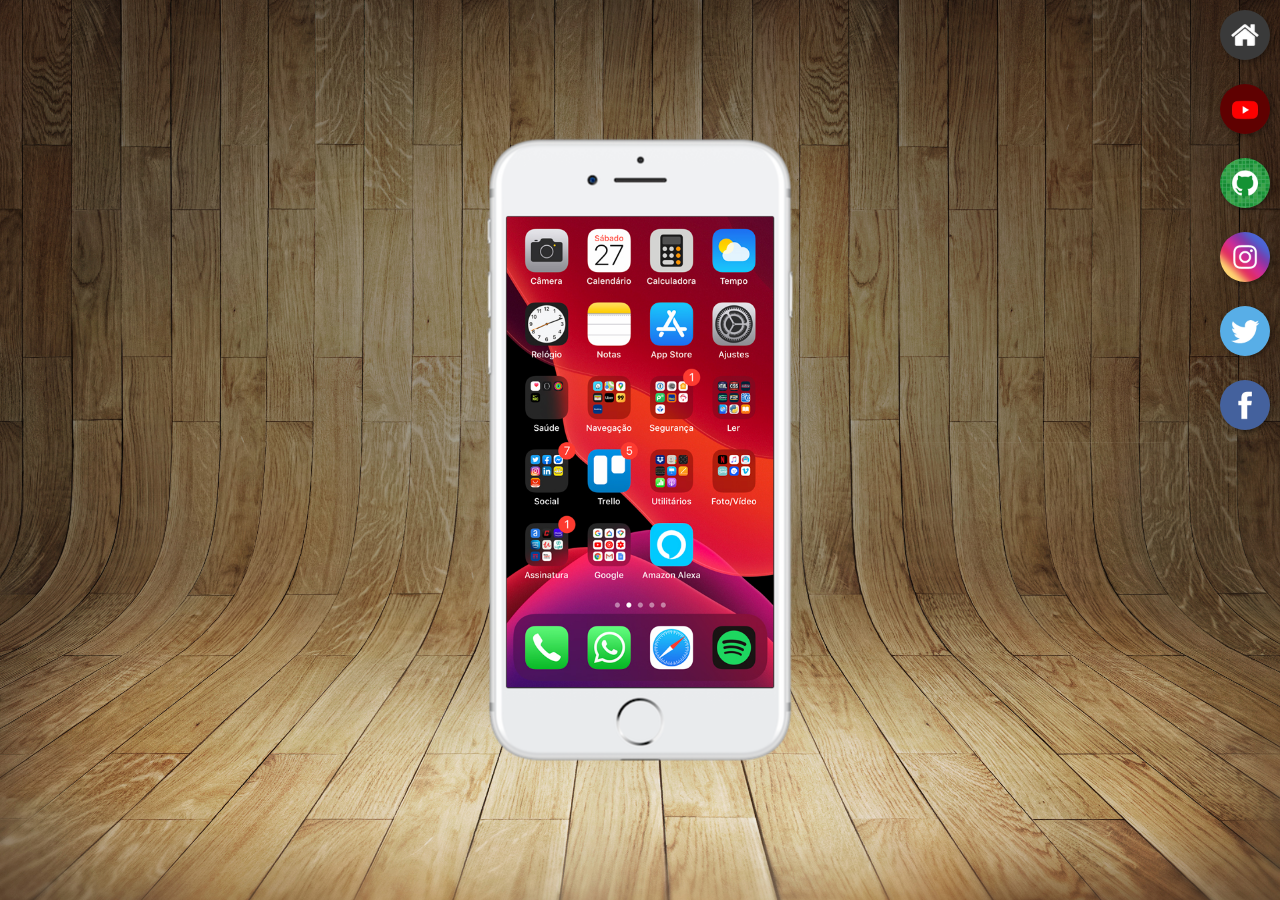
<file: index.html>
<!DOCTYPE html>
<html lang="pt-br">
<head>
    <meta charset="UTF-8">
    <meta name="viewport" content="width=device-width, initial-scale=1.0">
    <link rel="shortcut icon" href="favicon.ico" type="image/x-icon">
    <link rel="stylesheet" href="Estilos/style.css">
    <title>projeto redes sociais</title>
</head>
<body>
    <main>
        <section id="telefone">
            <iframe src="home.html" name="tela" id="tela" frameborder="0">Seu navegador não é suportado
            </iframe>



        </section>

        <section id="redes-sociais">
<a href="home.html" target="tela"><img src="imagens/logo-home.jpg" alt="Home"></a><br>

<a href="youtube.html" target="tela"><img src="imagens/logo-youtube.jpg" alt="youtube"></a><br>
<a href="github.html" target="tela"><img src="imagens/logo-github.jpg" alt="Home"></a><br>
<a href="instagram.html" target="tela"><img src="imagens/logo-instagram.jpg" alt="Home"></a><br>
<a href="twitter.html" target="tela"><img src="imagens/logo-twitter.jpg" alt="Home"></a><br>
<a href="facebook.html" target="tela"><img src="imagens/logo-facebook.jpg" alt="Home"></a><br>
        </section>
    </main>
</body>
</html>
</file>
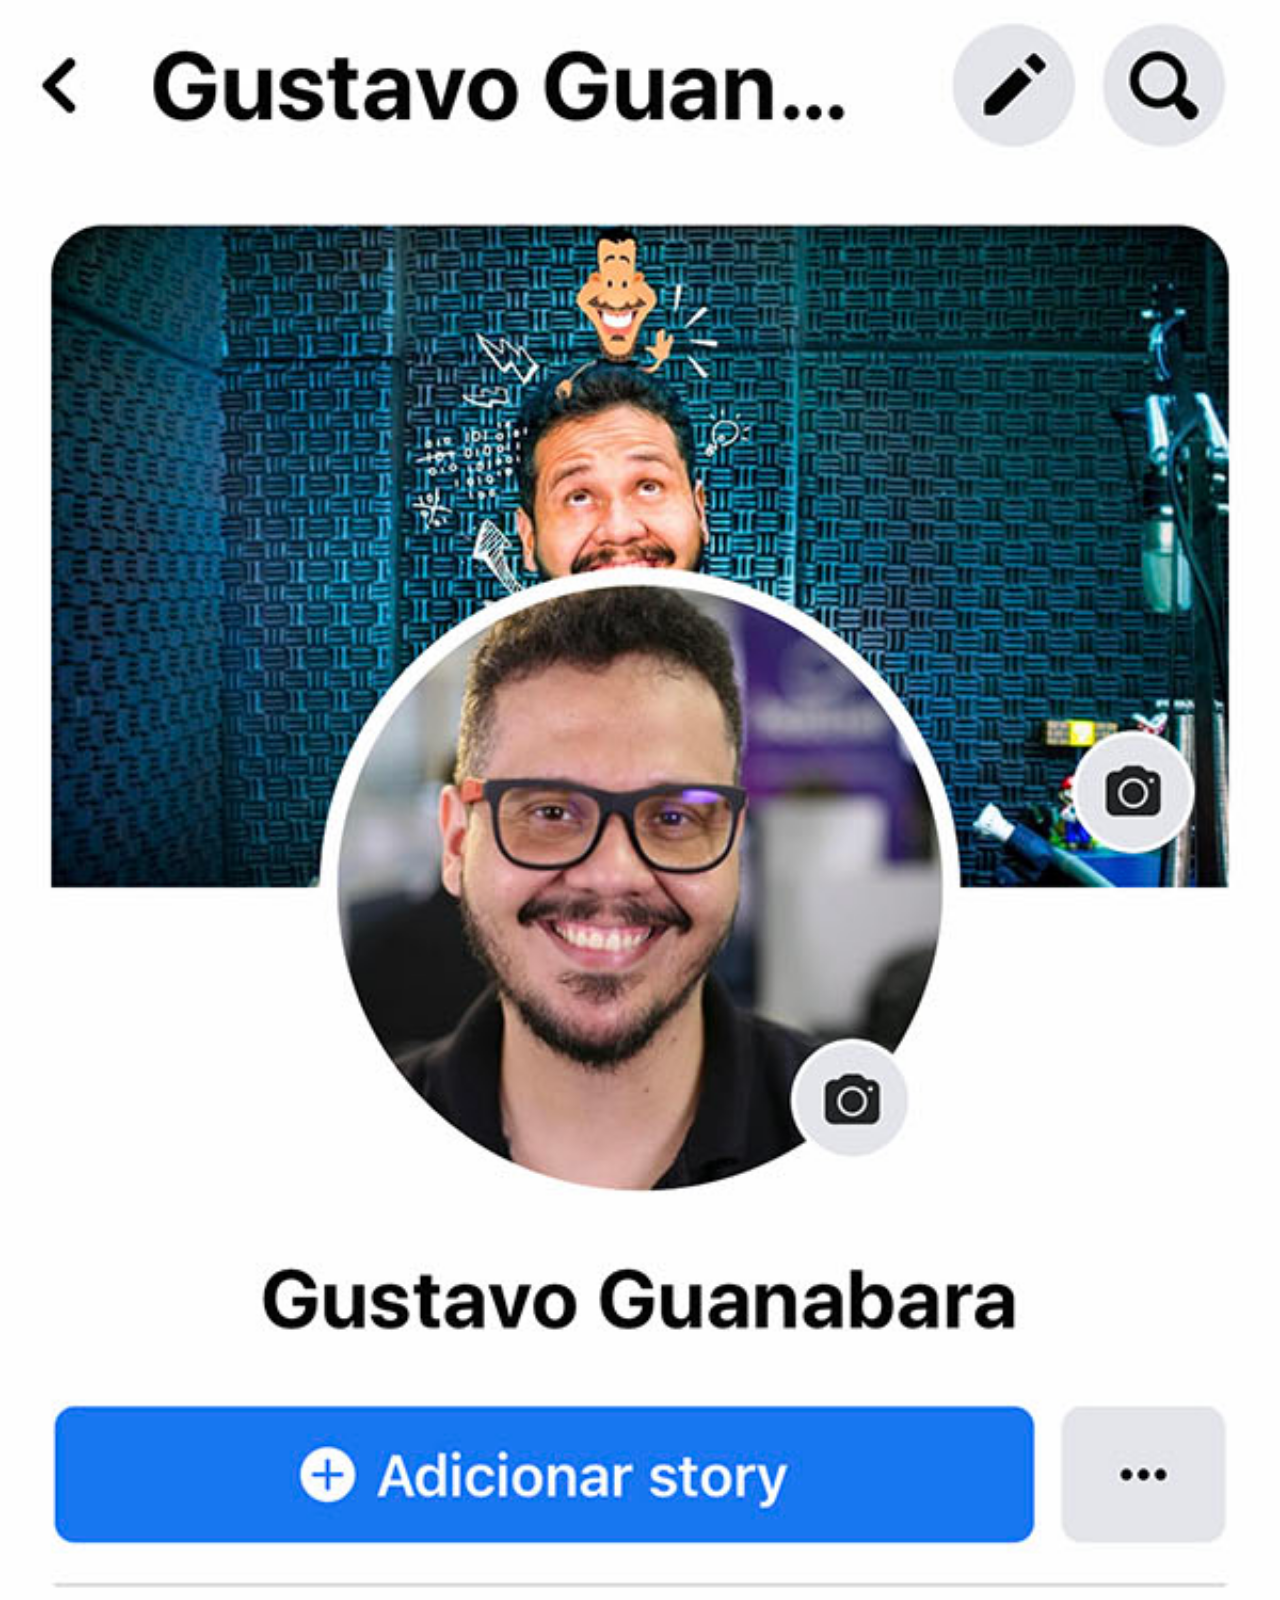
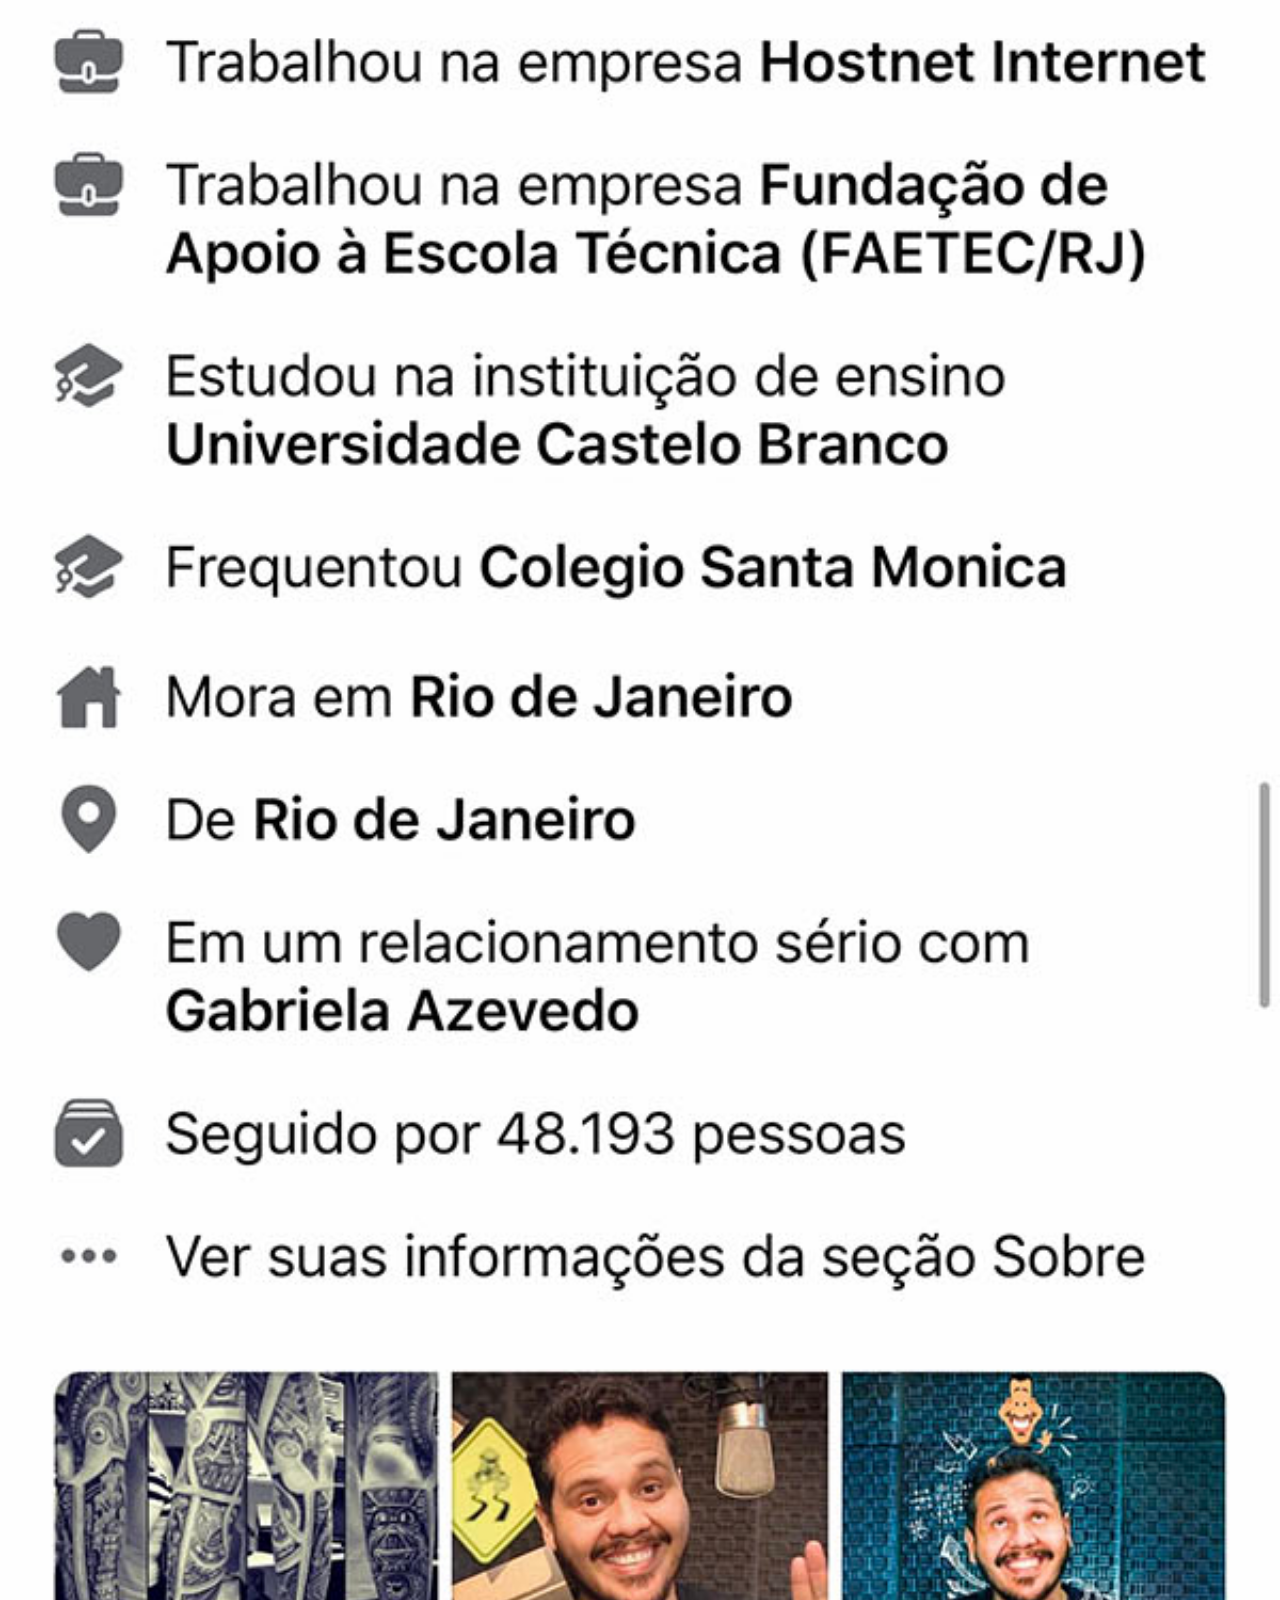
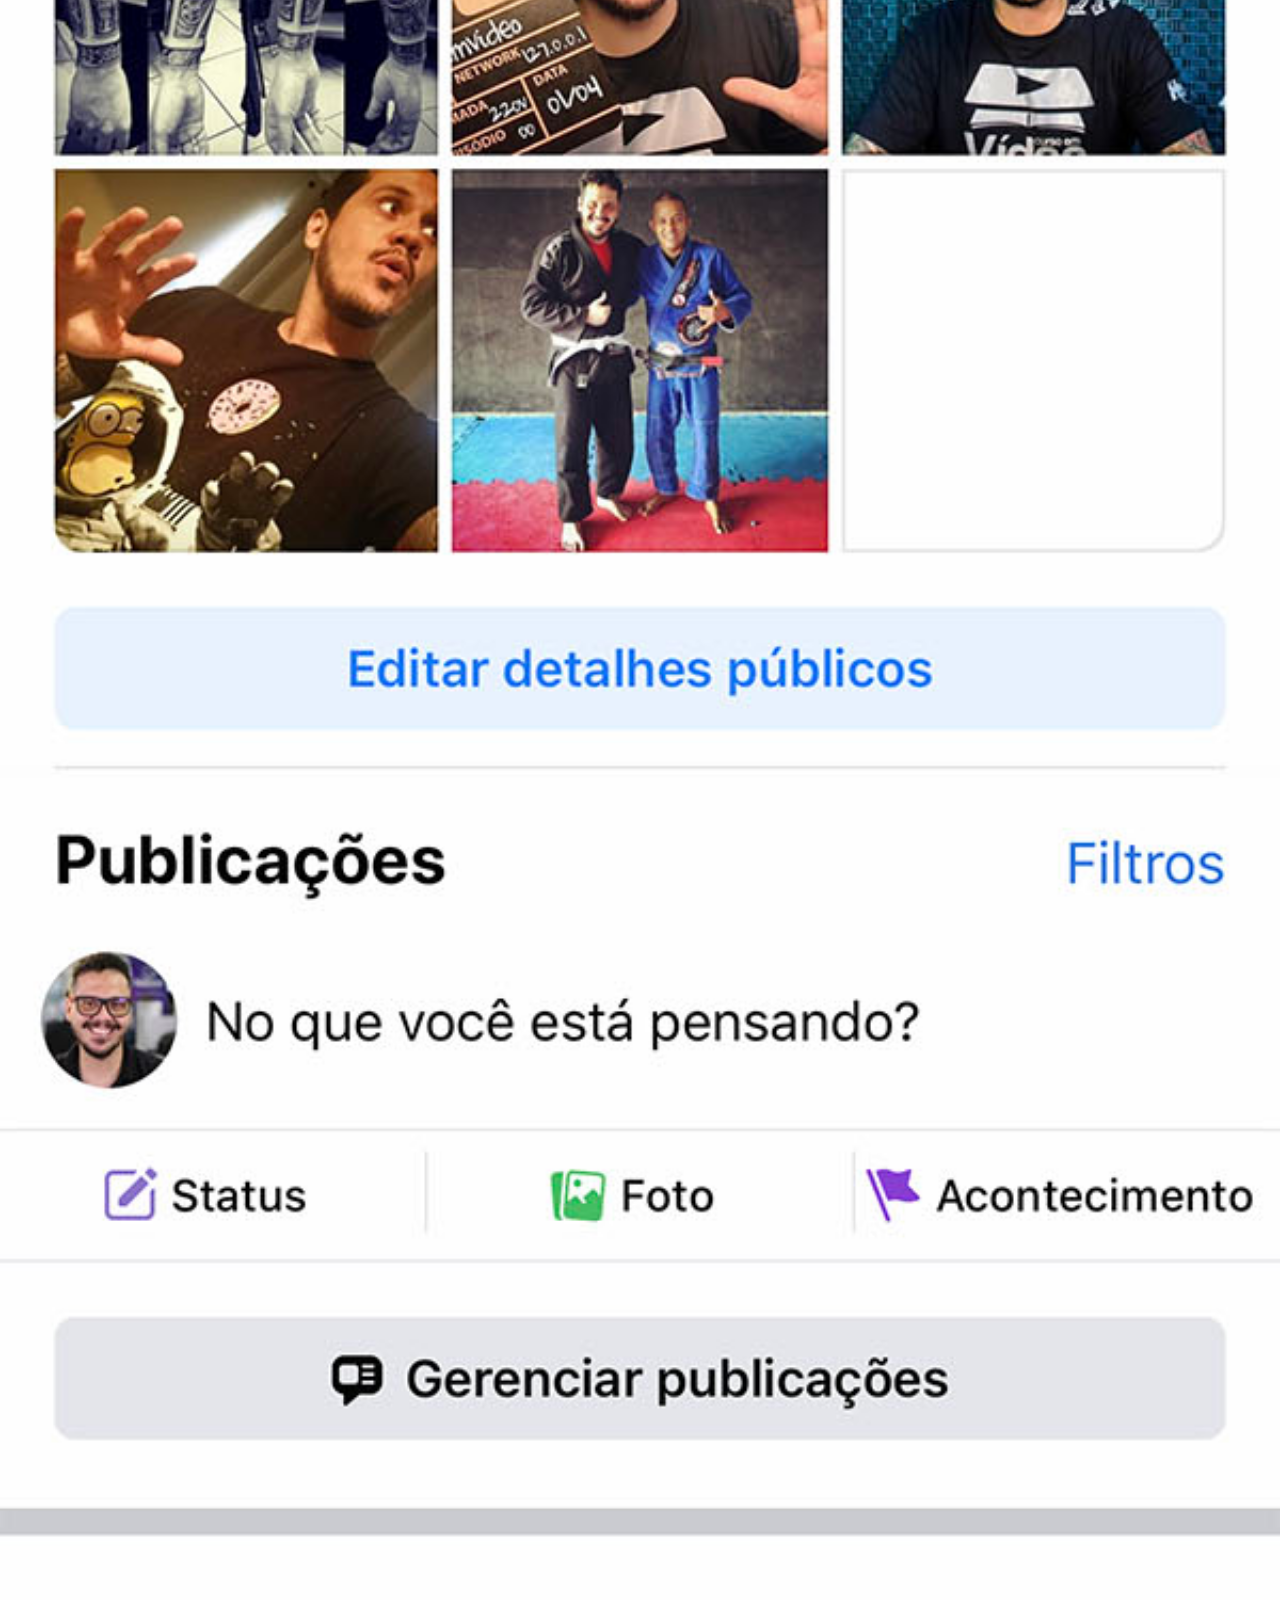
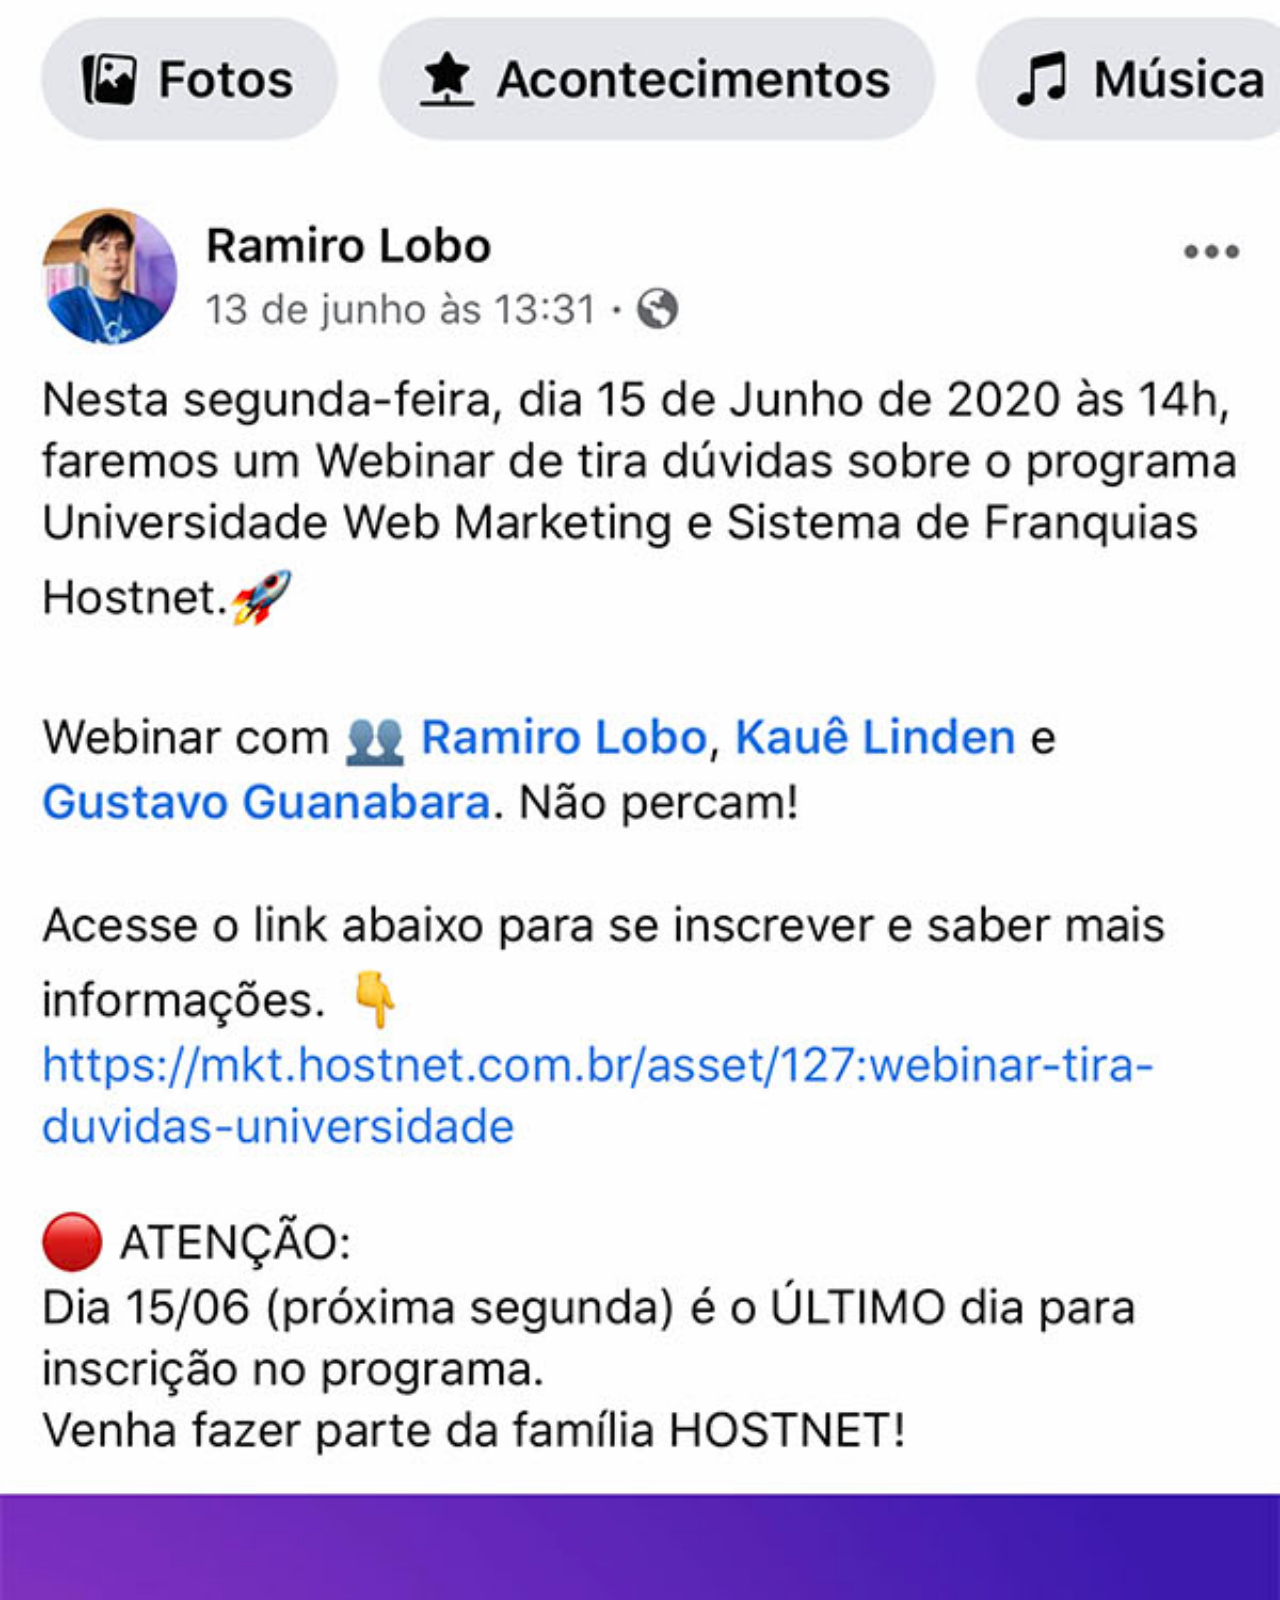
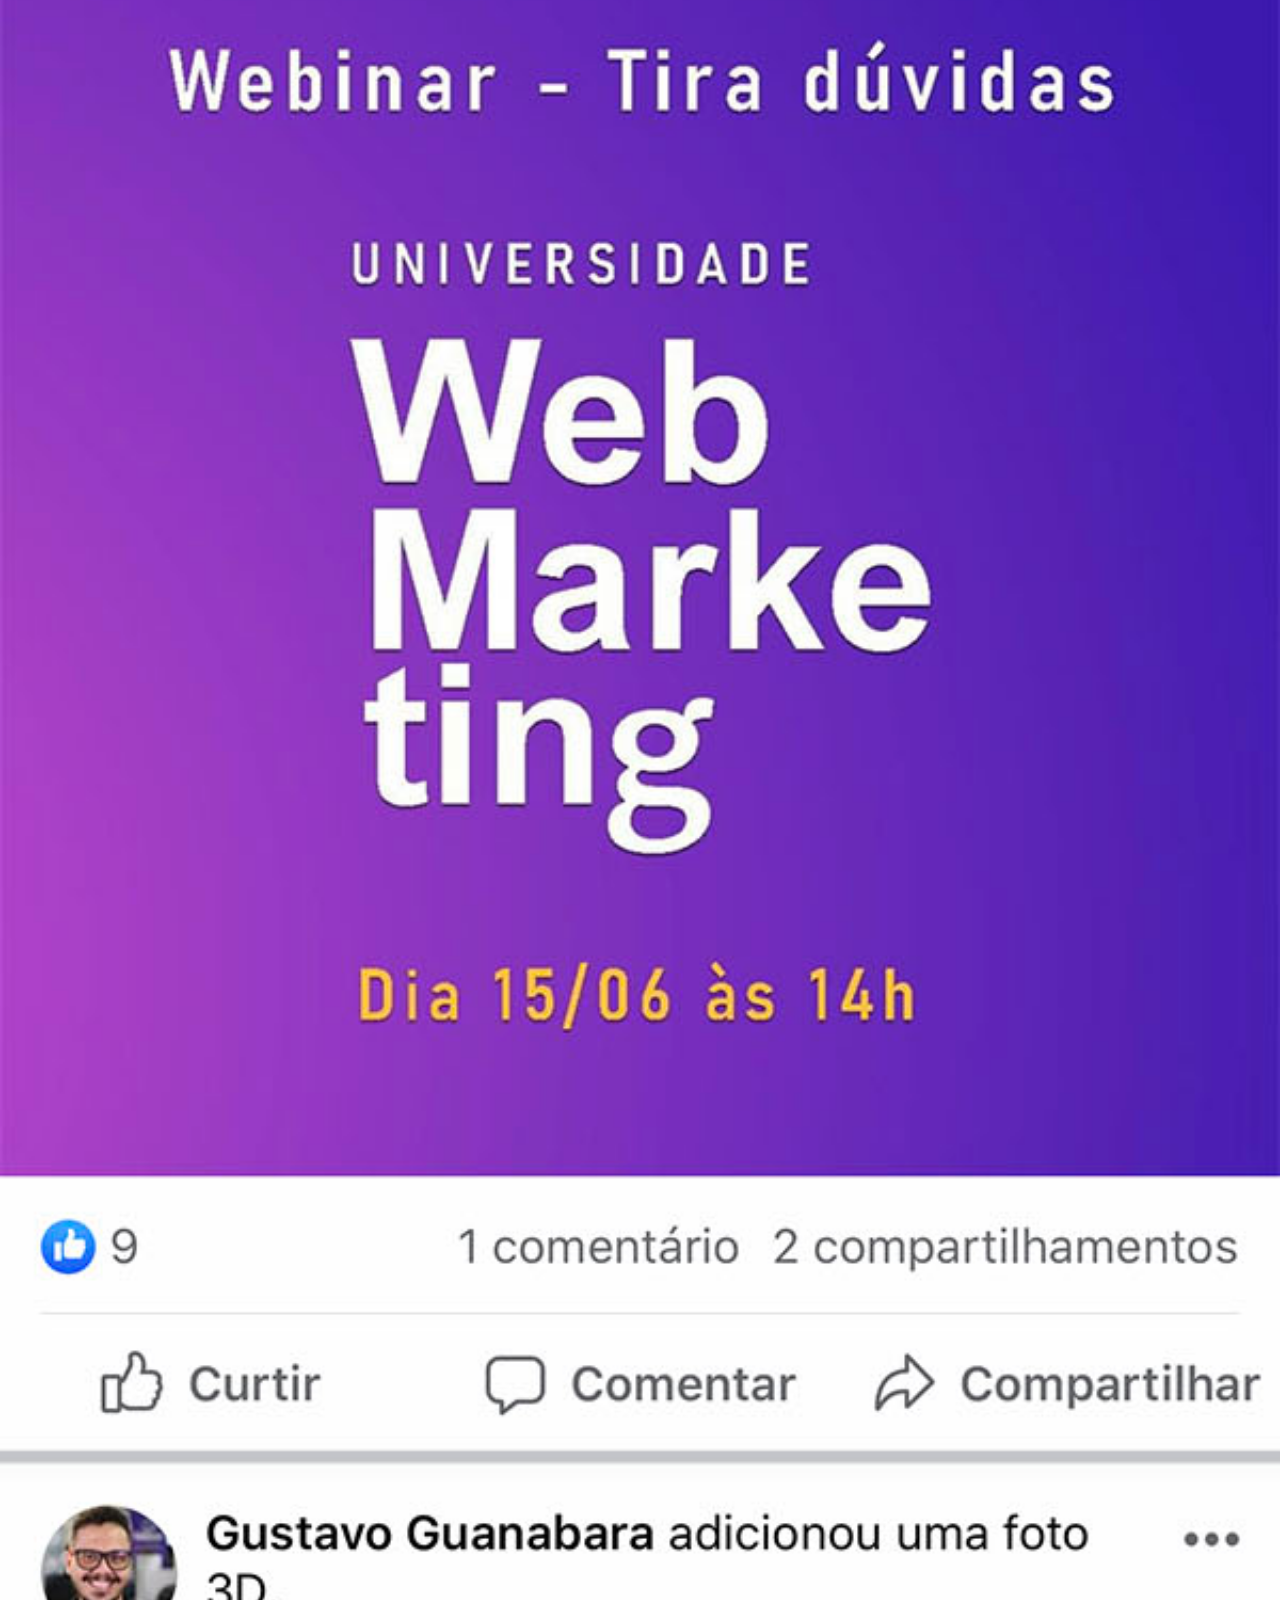
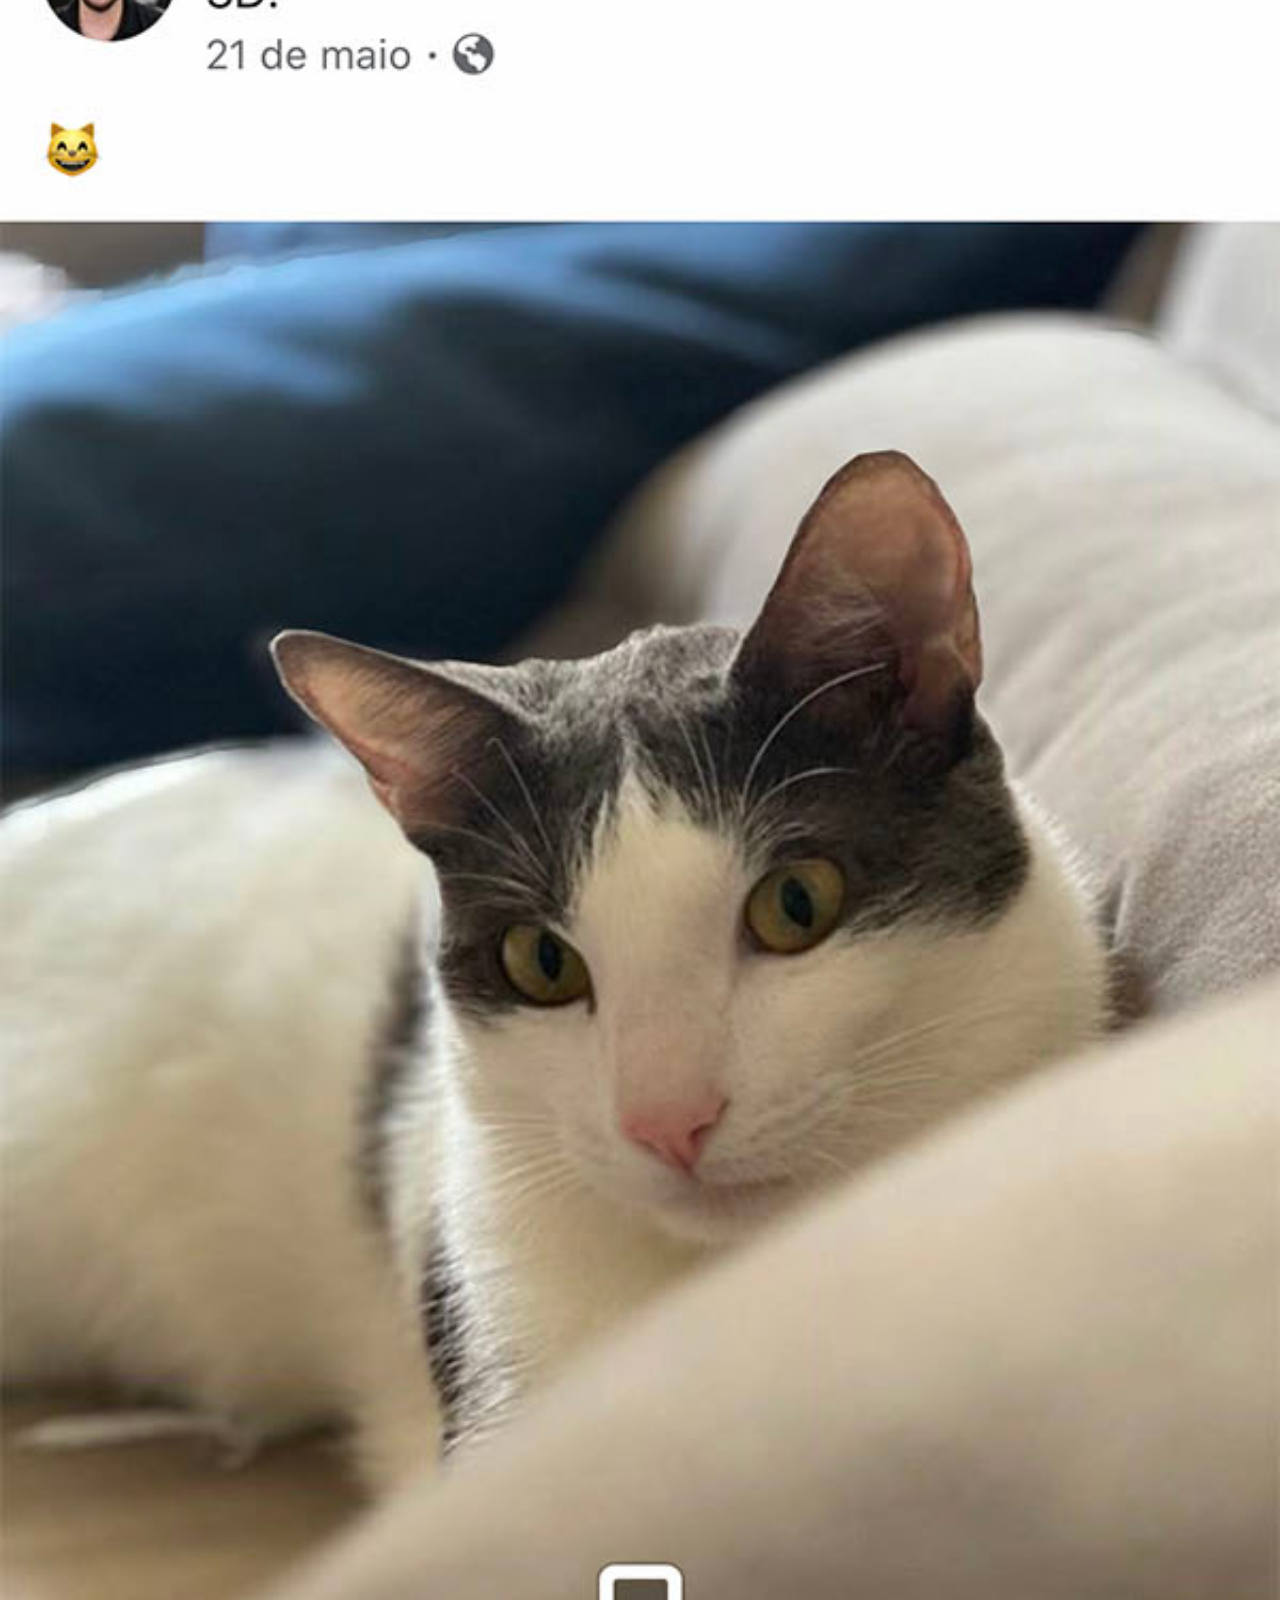
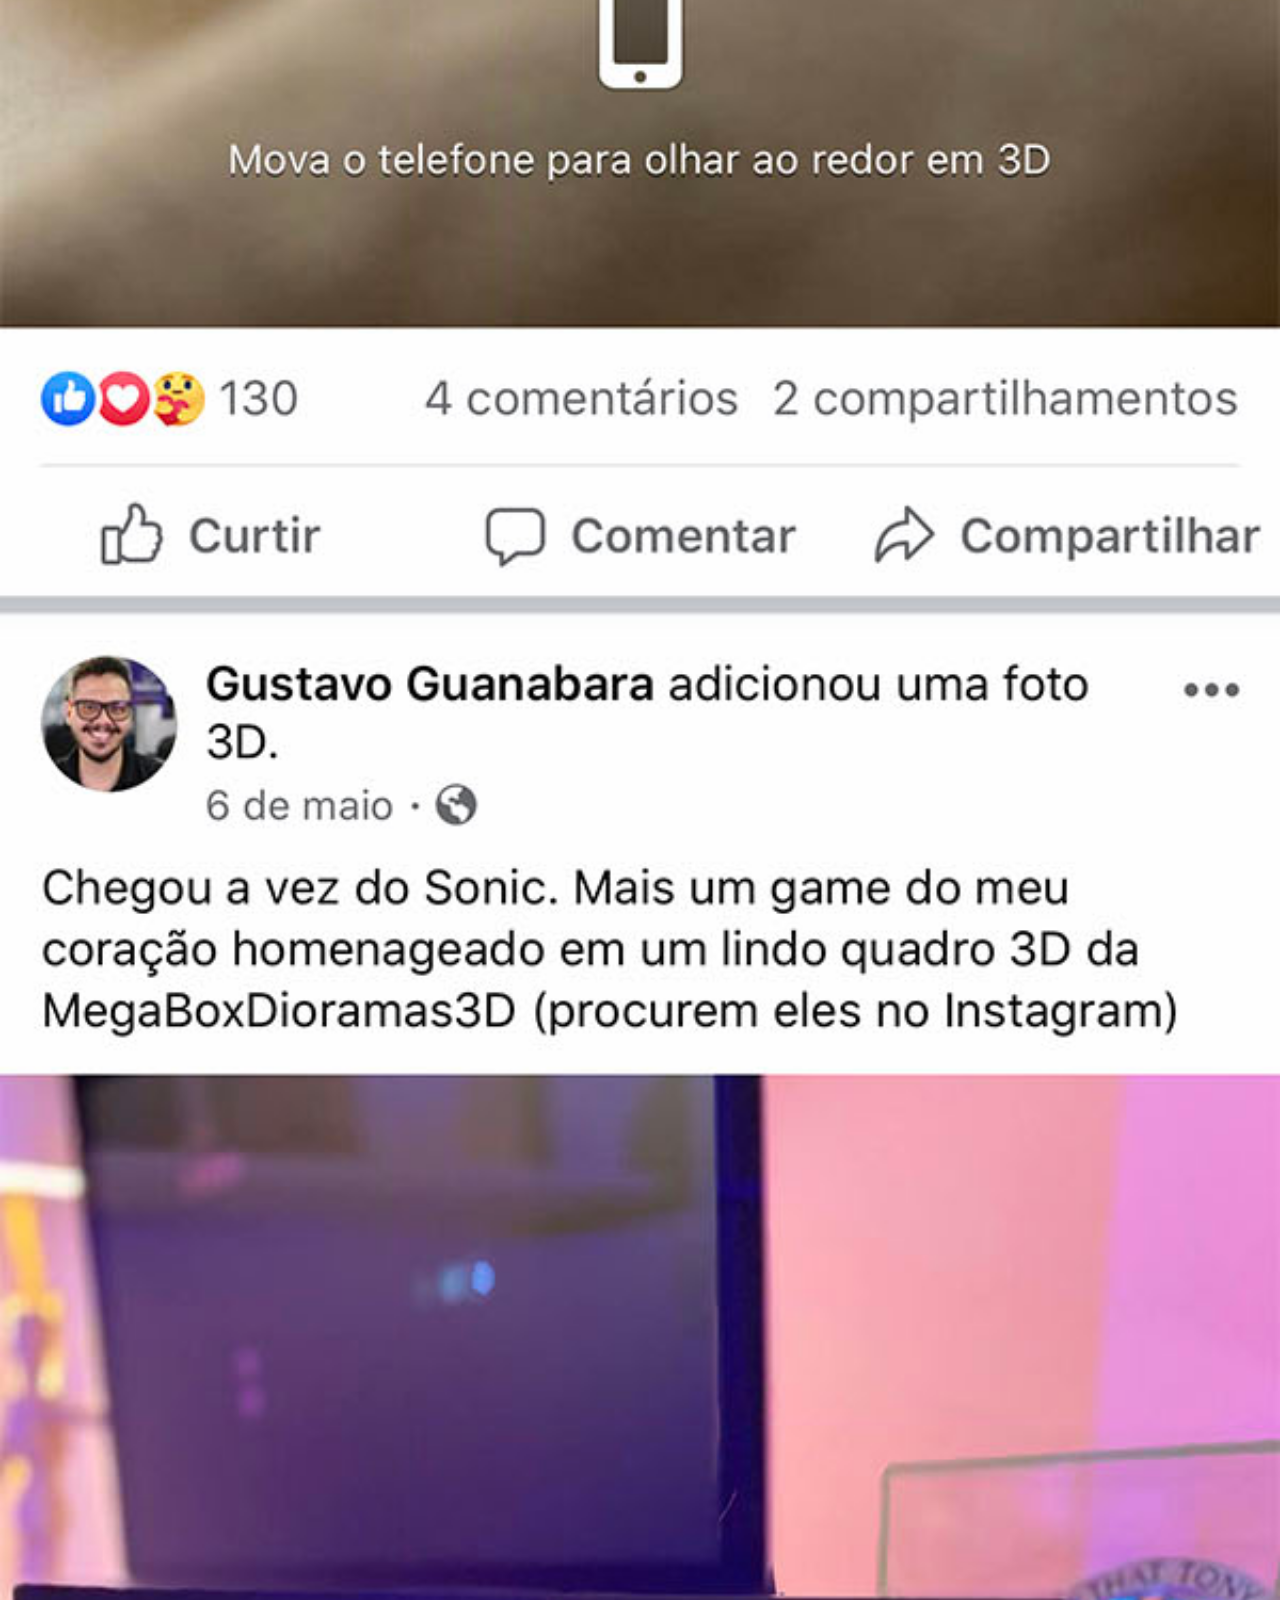
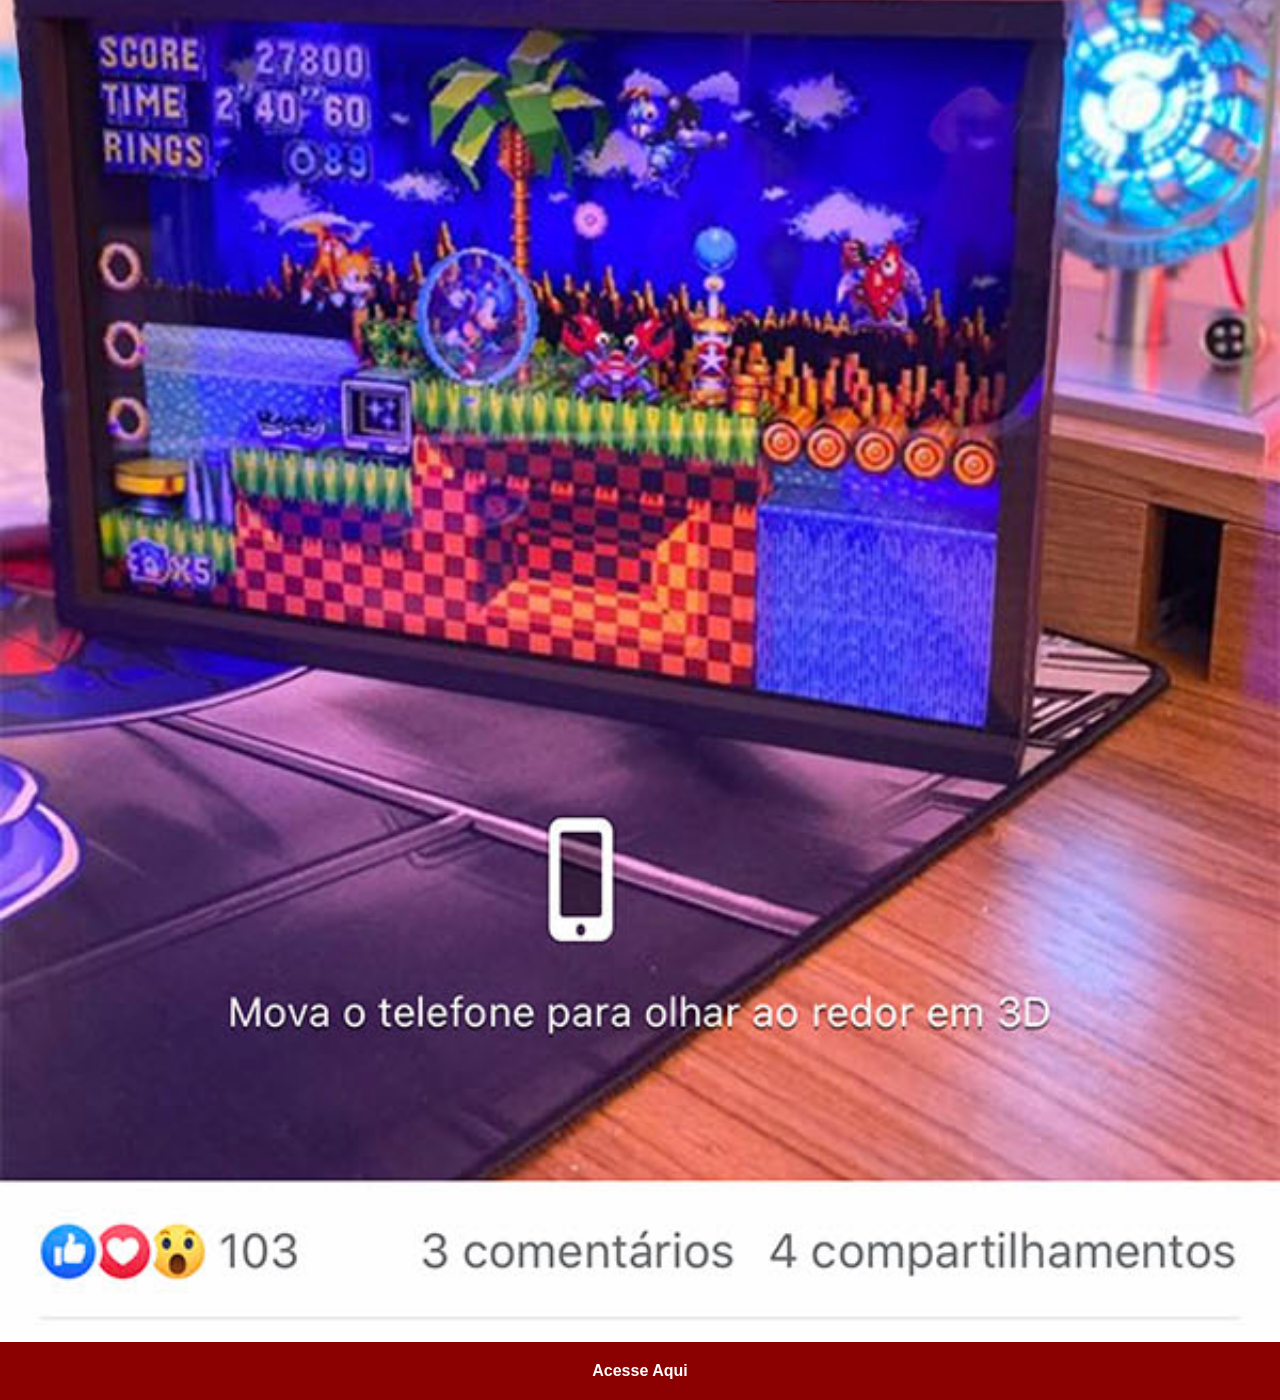
<file: facebook.html>
<!DOCTYPE html>
<html lang="pt-br">
<head>
    <meta charset="UTF-8">
    <meta name="viewport" content="width=device-width, initial-scale=1.0">
    <title>Facebook</title>
 <link rel="stylesheet" href="Estilos/social.css">

</head>
<body>
     <img src="imagens/tela-facebook.jpg" alt="Youtube">
     <a href="https://www.facebook.com/?locale=pt_BR" target="_blank"> Acesse Aqui</a>




    
</body>
</html>
</file>
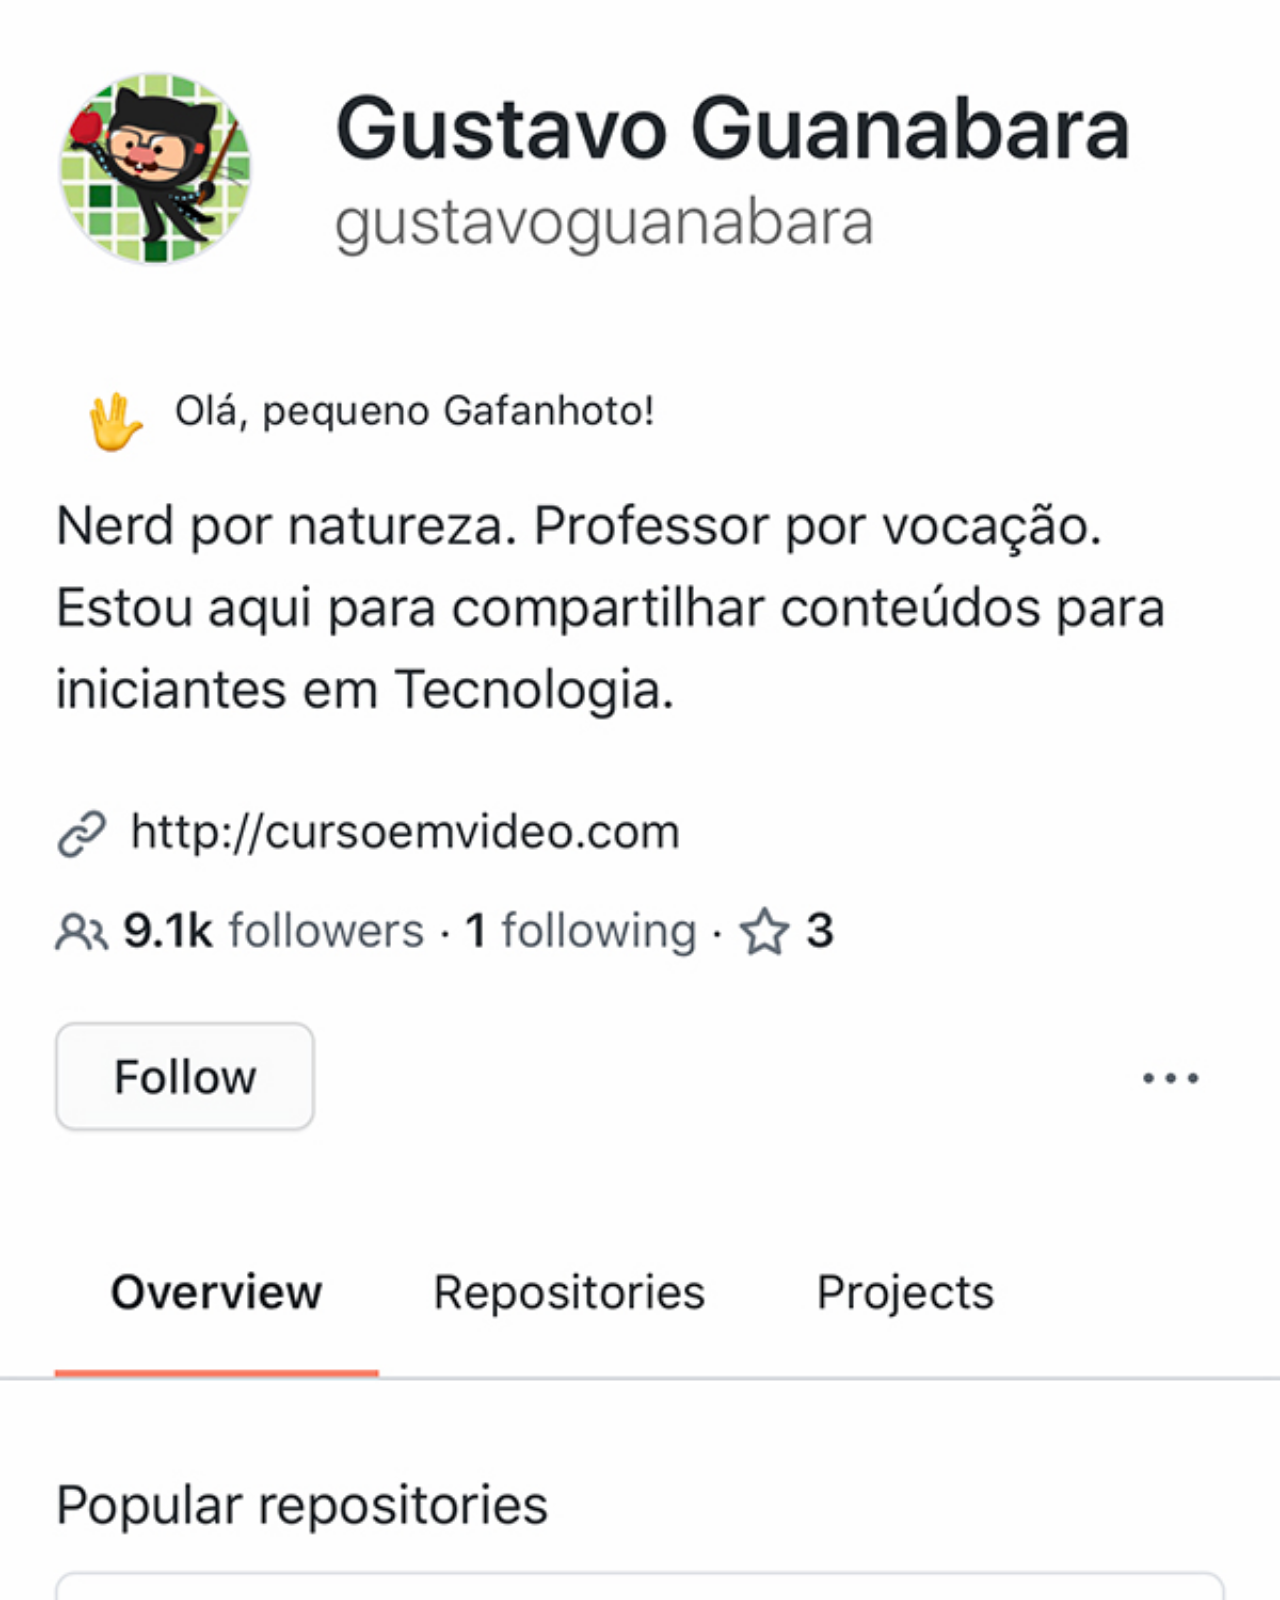
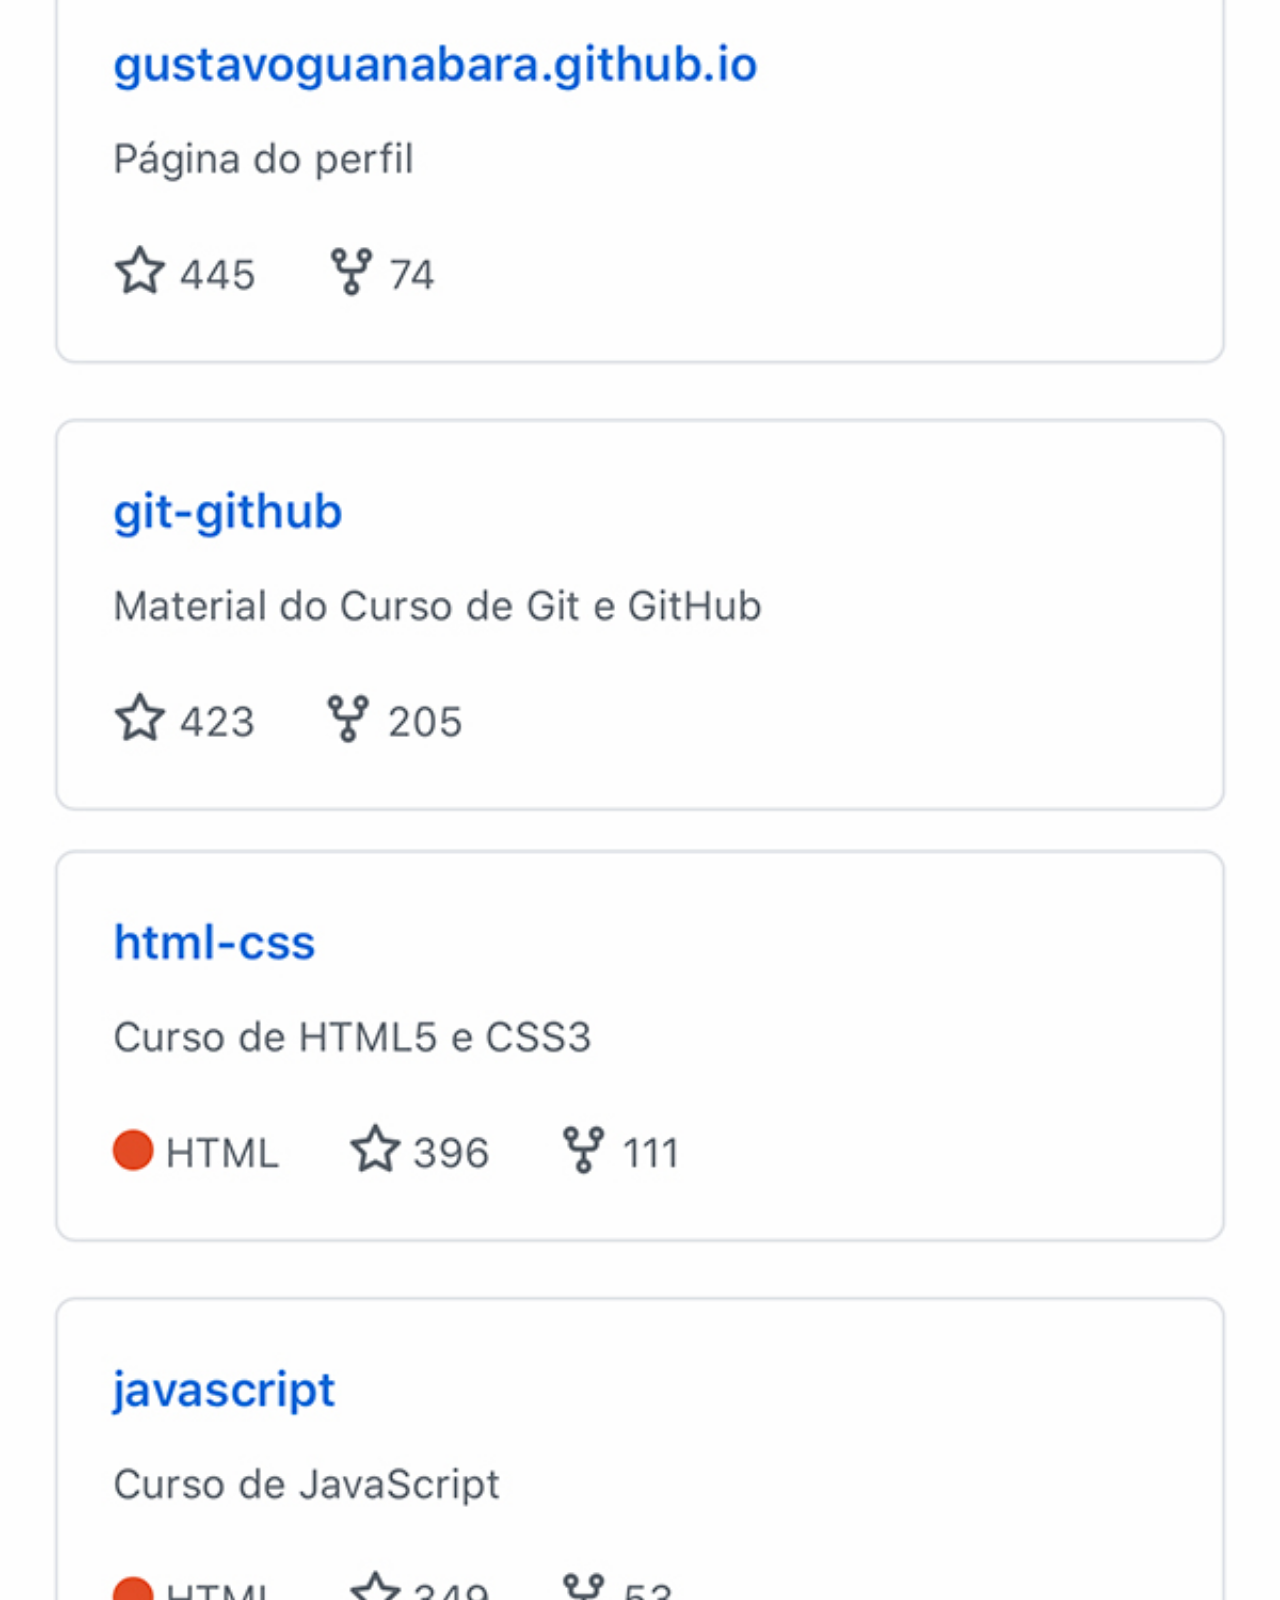
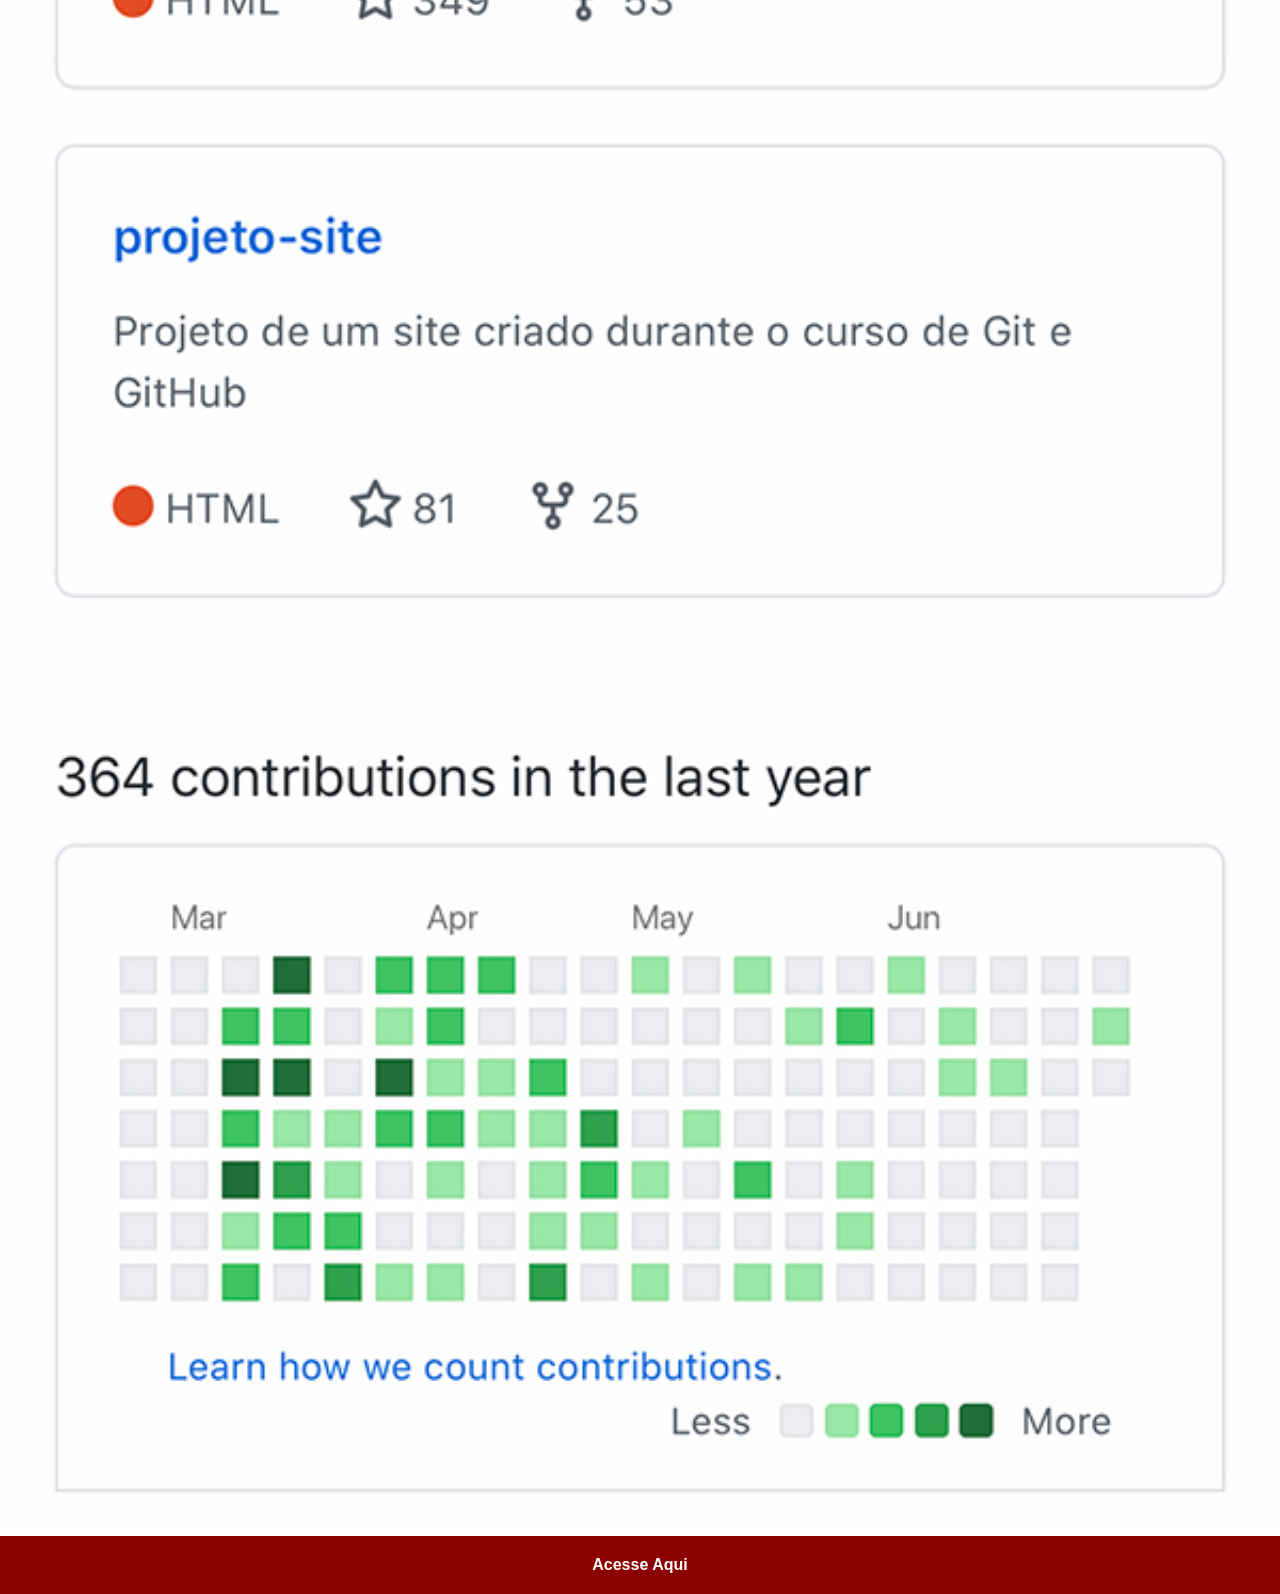
<file: github.html>
<!DOCTYPE html>
<html lang="pt-br">
<head>
    <meta charset="UTF-8">
    <meta name="viewport" content="width=device-width, initial-scale=1.0">
    <title>GitHub</title>
     <link rel="stylesheet" href="Estilos/social.css">

</head>
<body>
     <img src="imagens/tela-github.jpg" alt="Youtube">
     <a href="https://github.com/xlenore/ps2-covers" target="_blank"> Acesse Aqui</a>




    
</body>
</html>
</file>
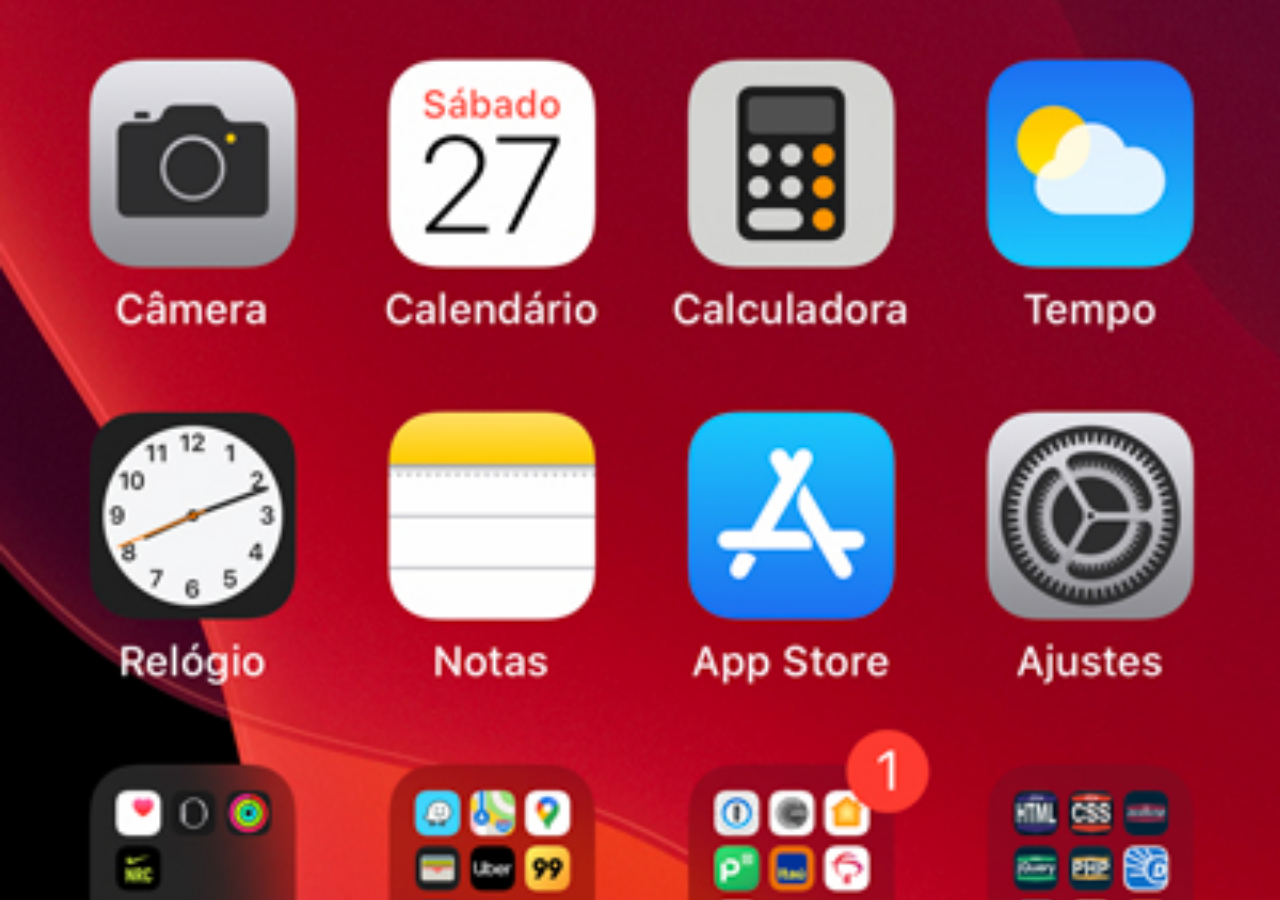
<file: home.html>
<!DOCTYPE html>
<html lang="pt-br">
<head>
    <meta charset="UTF-8">
    <meta name="viewport" content="width=device-width, initial-scale=1.0">
    <title>Home</title>
</head>
<style>
    *{
        margin: 0px;
        padding: 0px;

    }
    body{
        width: 100vw;
        width: 100vh;
        background: black url('imagens/tela-home.jpg') no-repeat top center;
        background-size: cover;
    }
</style>
<body>
    
</body>
</html>
</file>
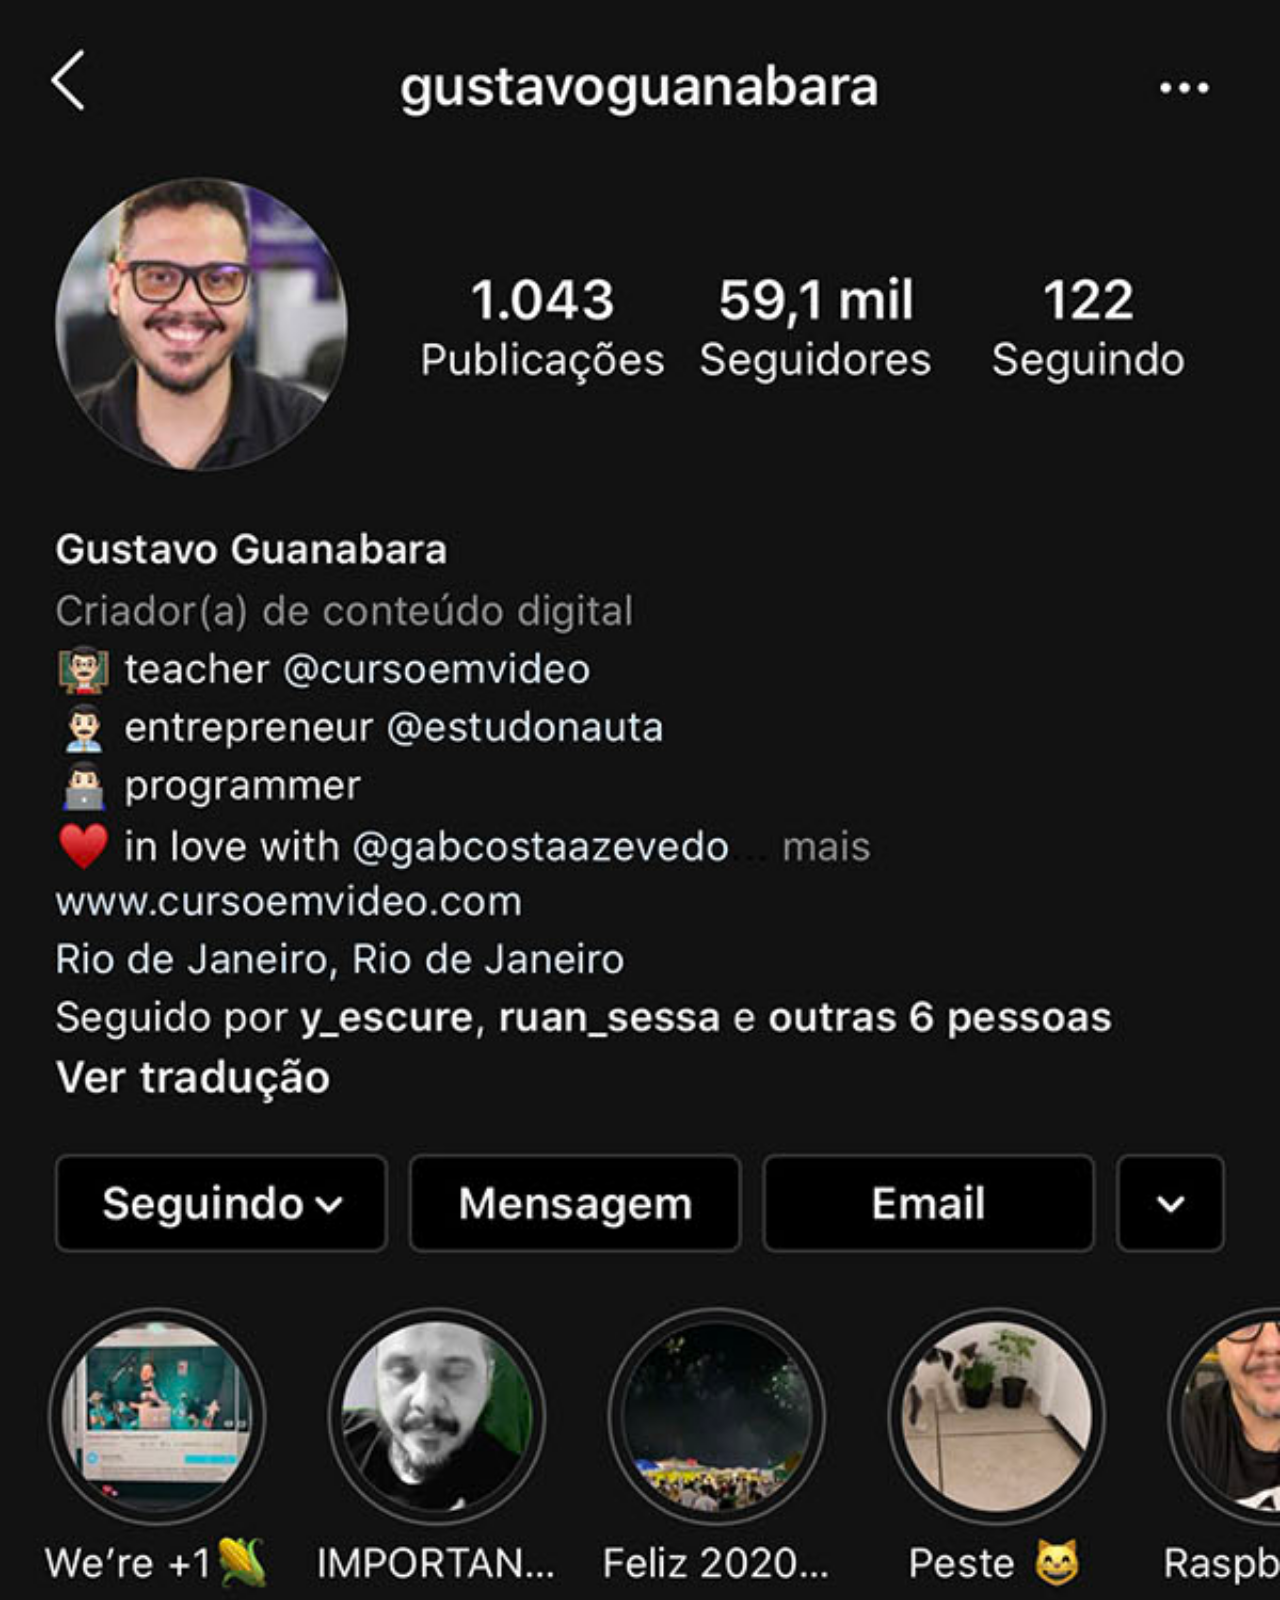
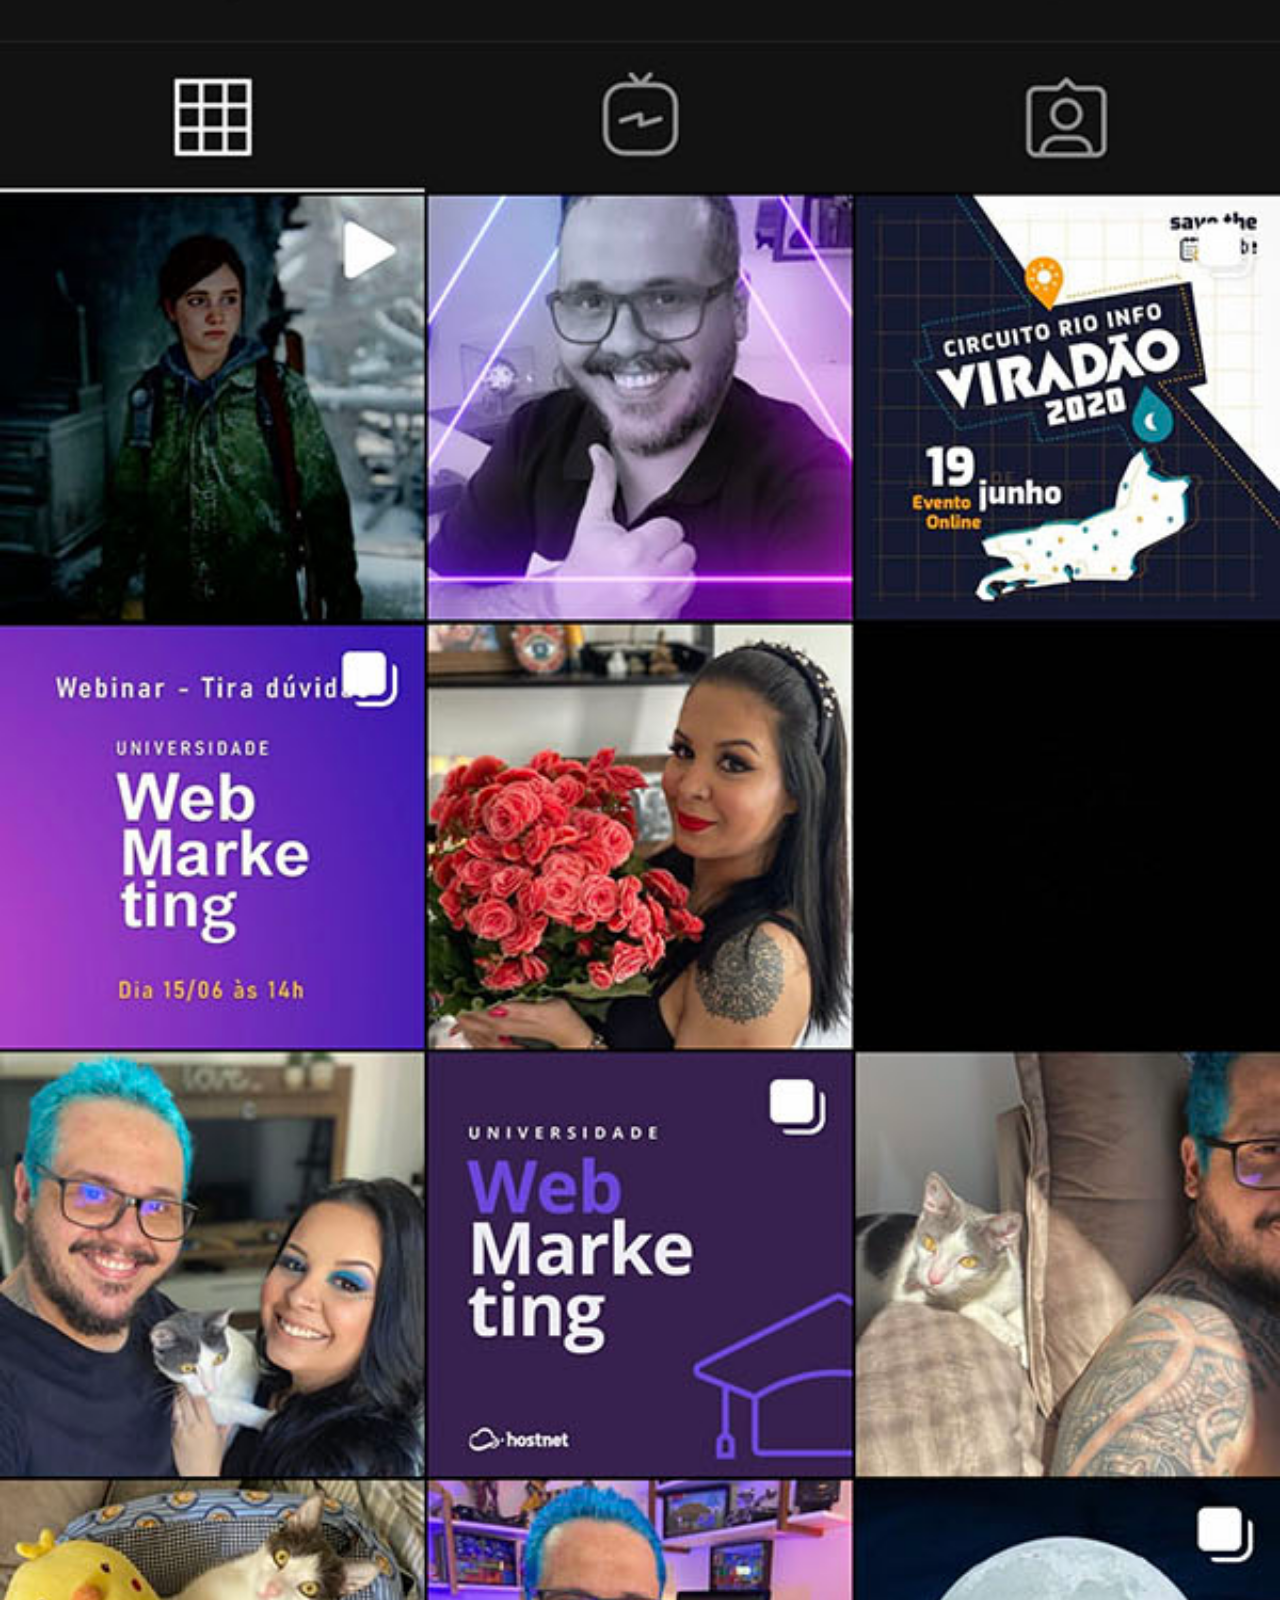
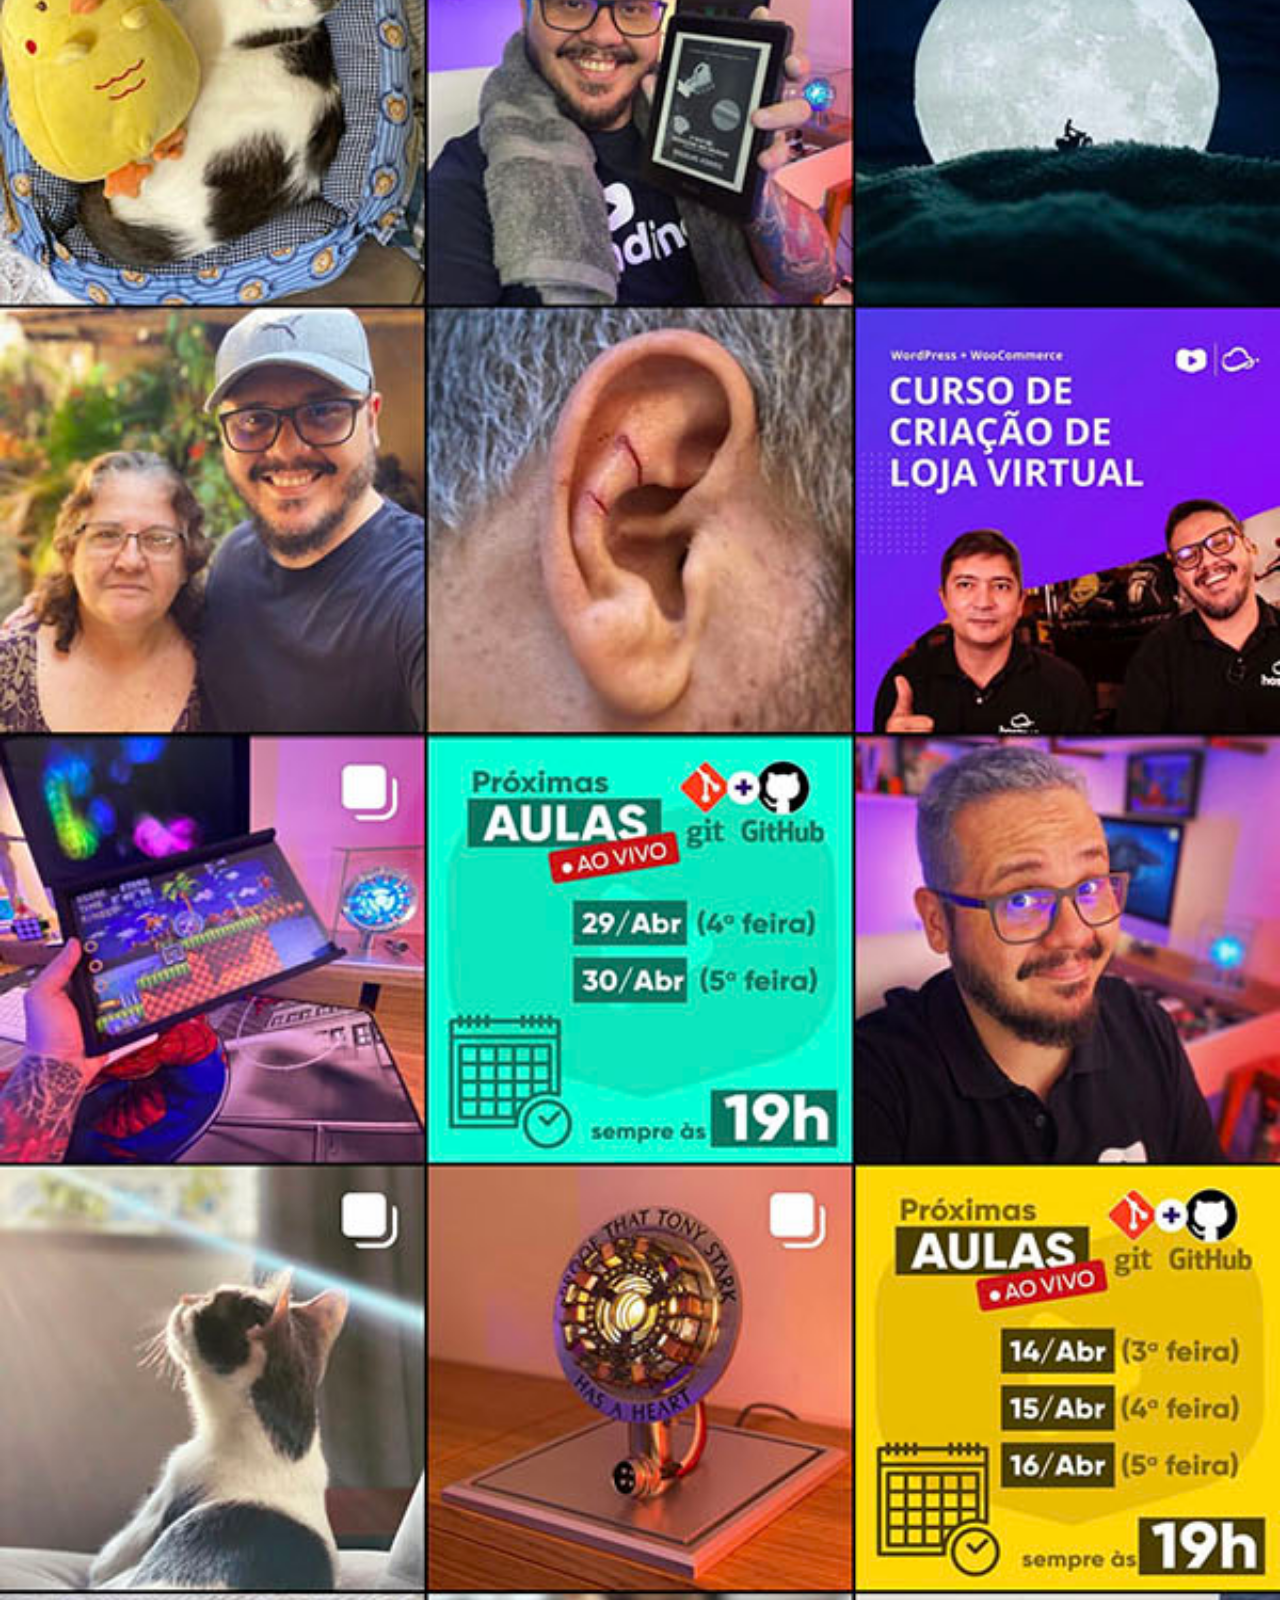
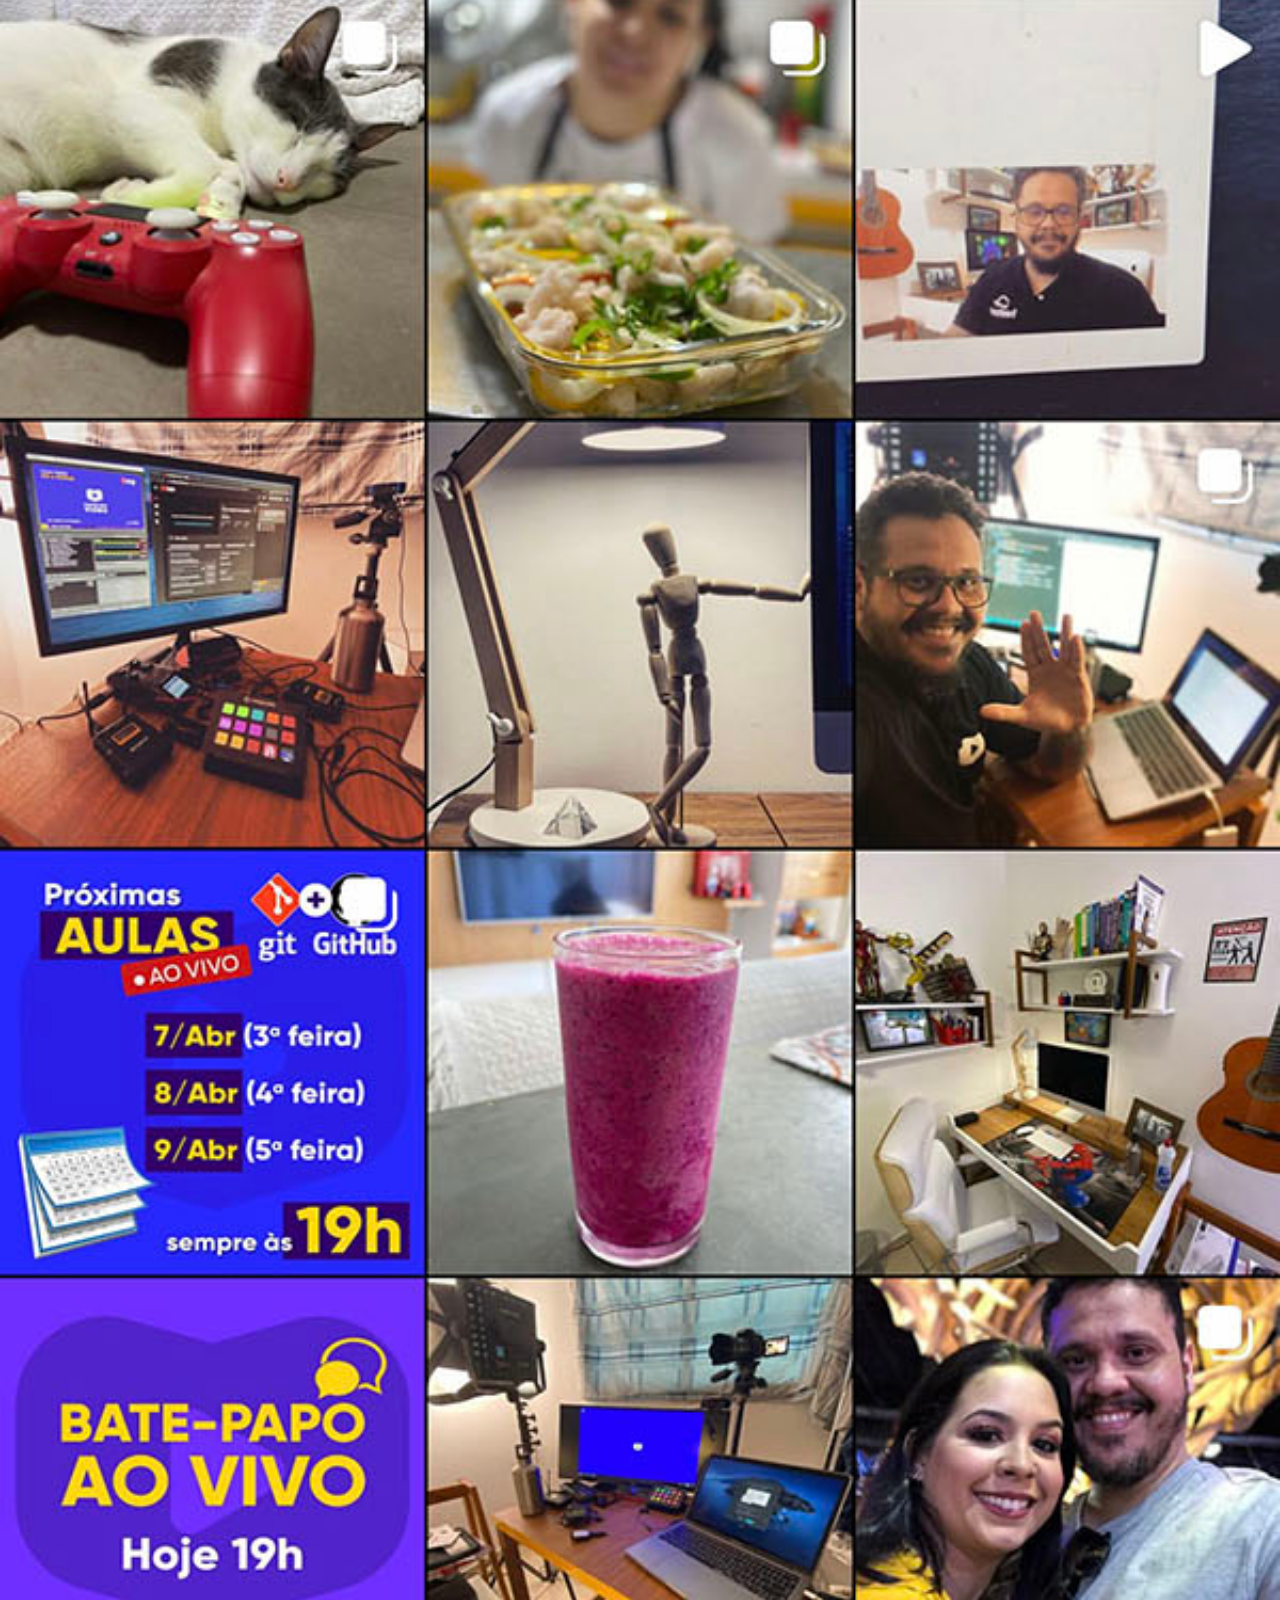
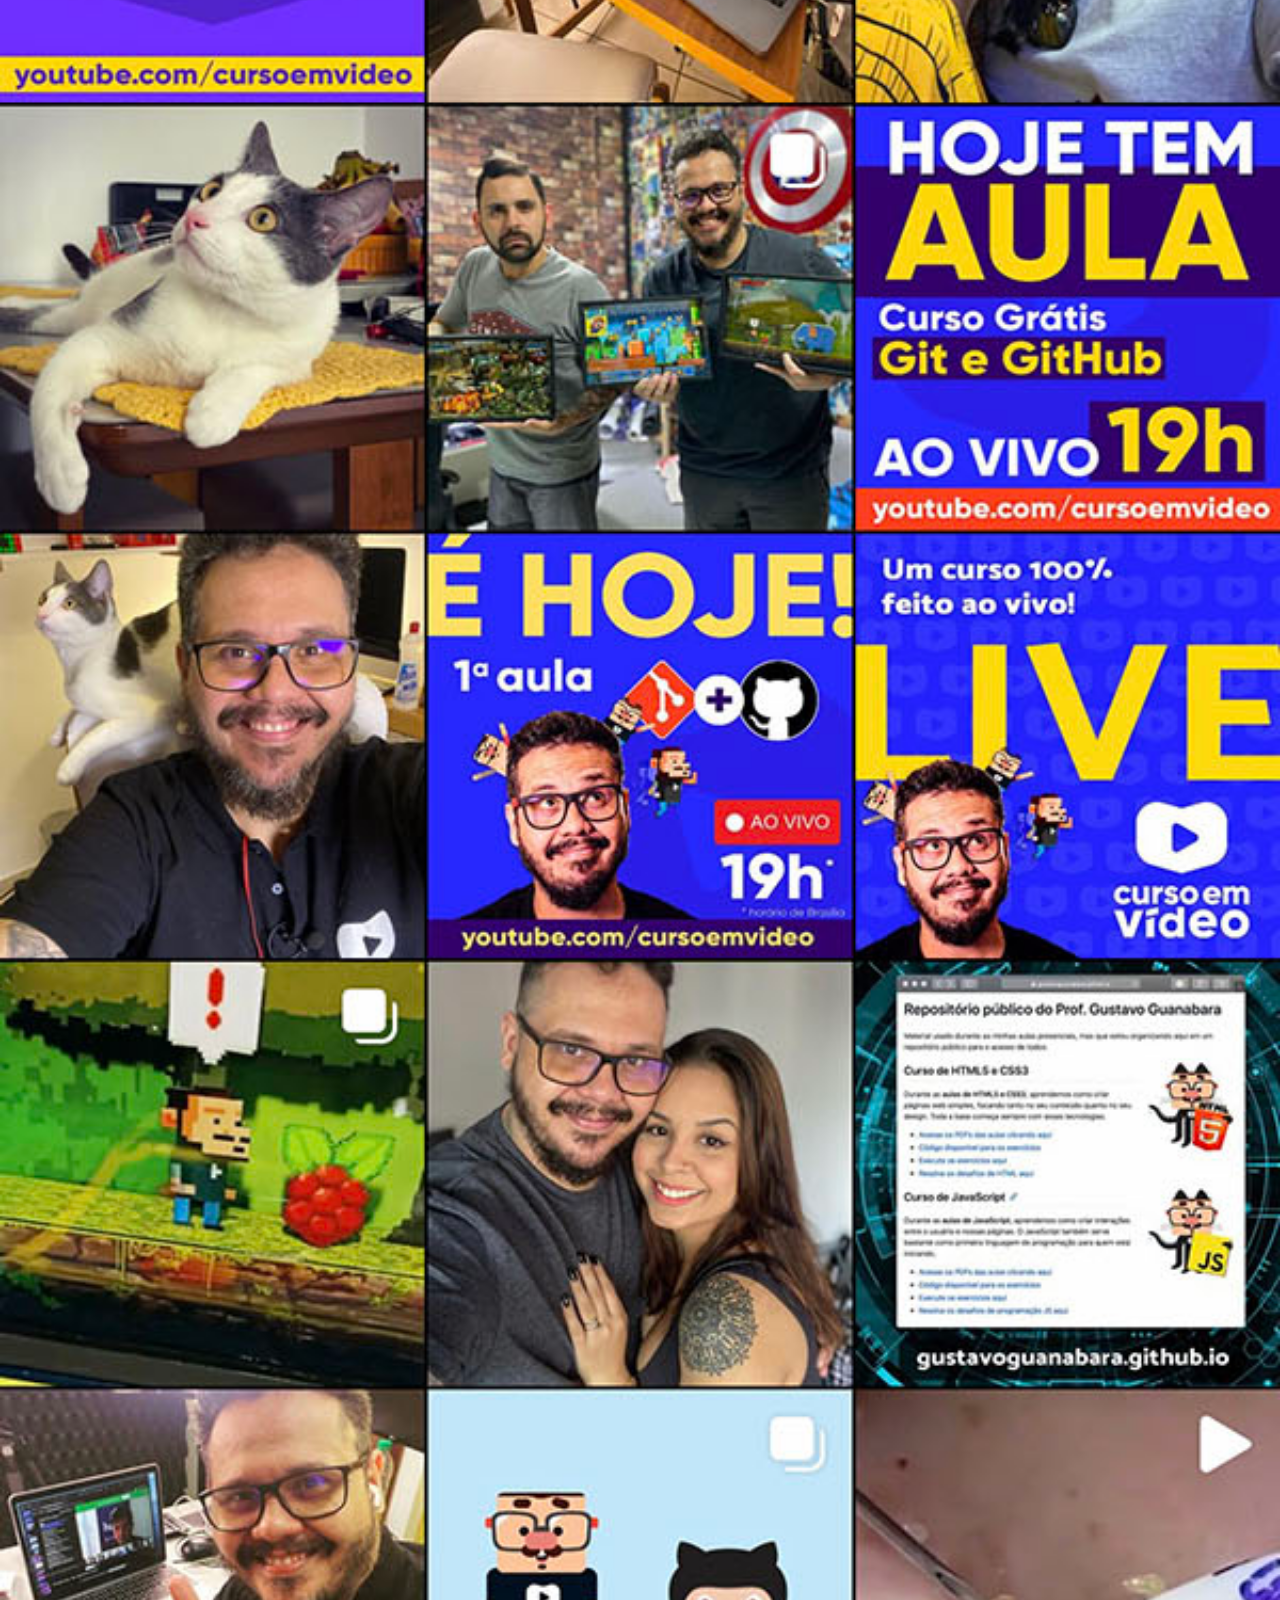
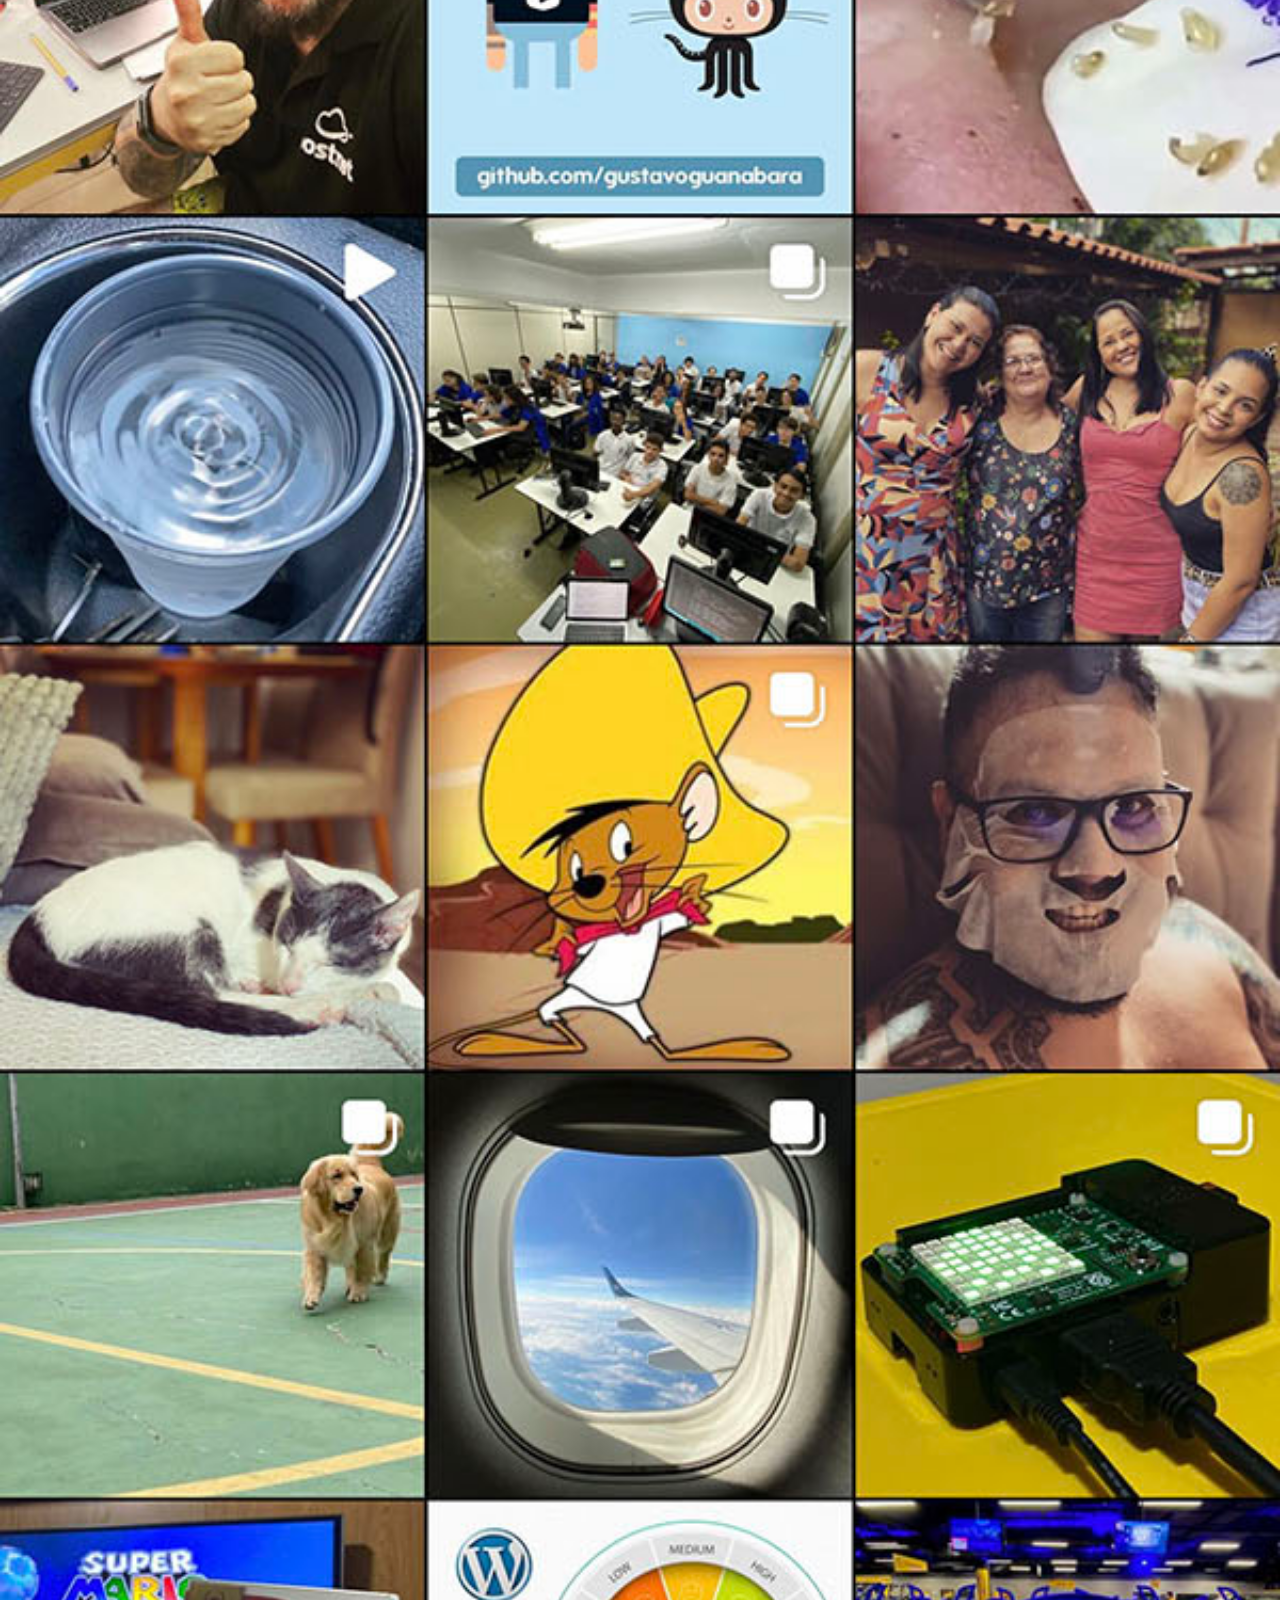
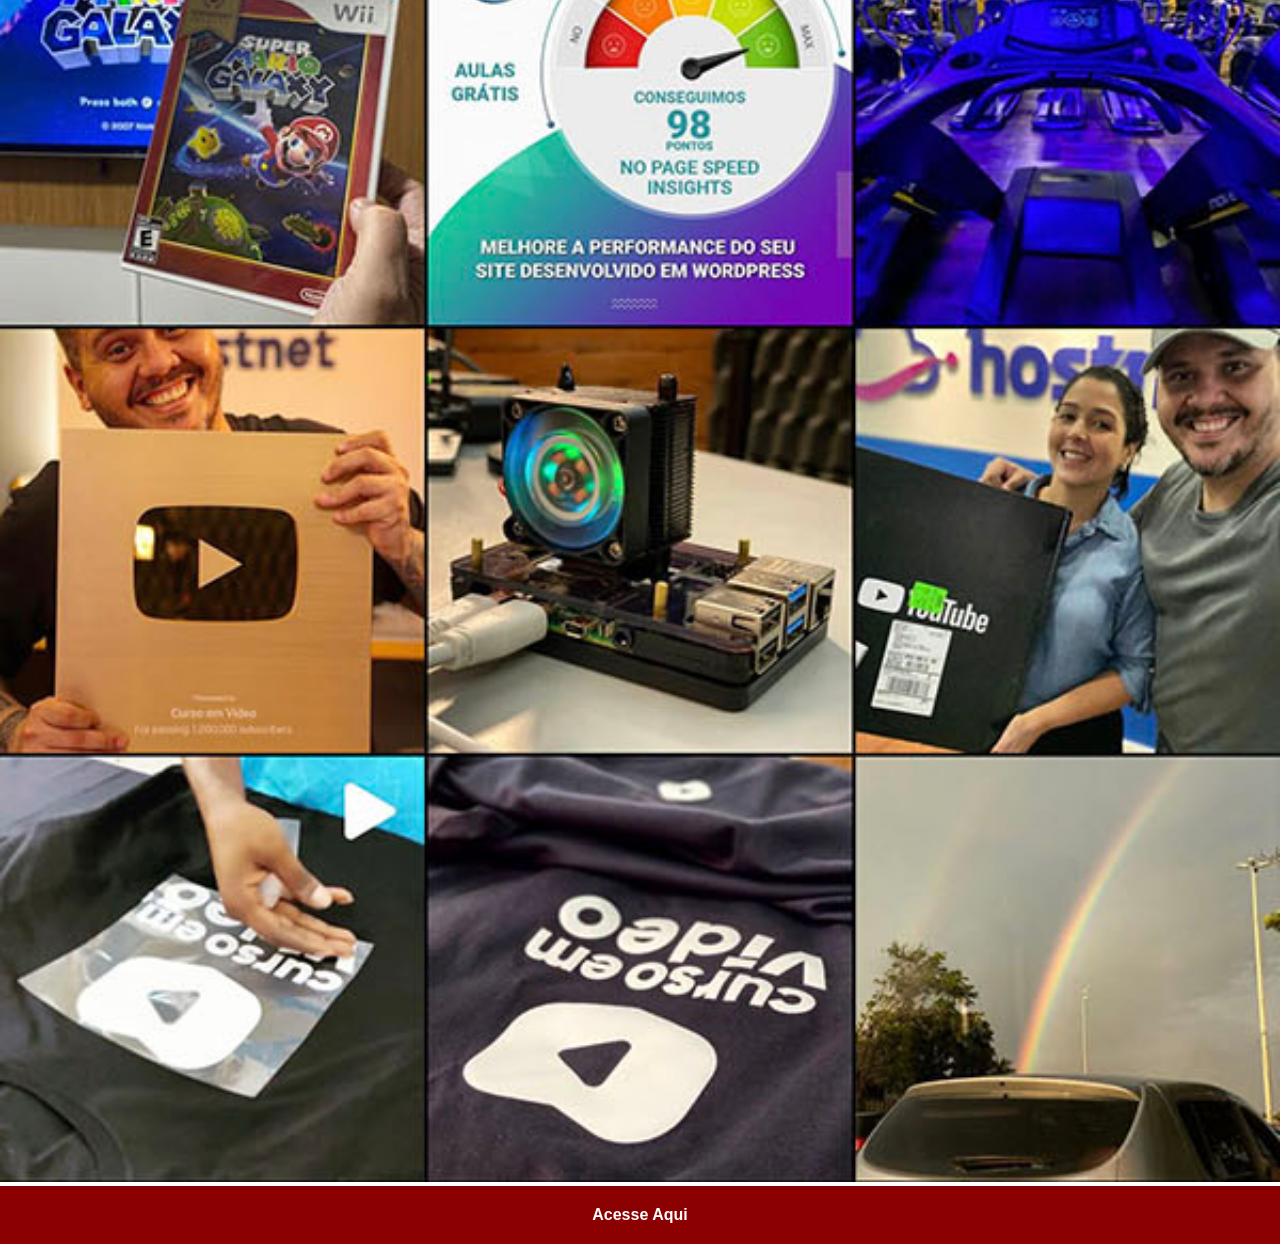
<file: instagram.html>
<!DOCTYPE html>
<html lang="pt-br">
<head>
    <meta charset="UTF-8">
    <meta name="viewport" content="width=device-width, initial-scale=1.0">
    <title>Instagram</title>
     <link rel="stylesheet" href="Estilos/social.css">

</head>
<body>
     <img src="imagens/tela-instagram.jpg" alt="Youtube">
     <a href="https://www.instagram.com/vieirasgourm/" target="_blank"> Acesse Aqui</a>




    
</body>
</html>
</file>
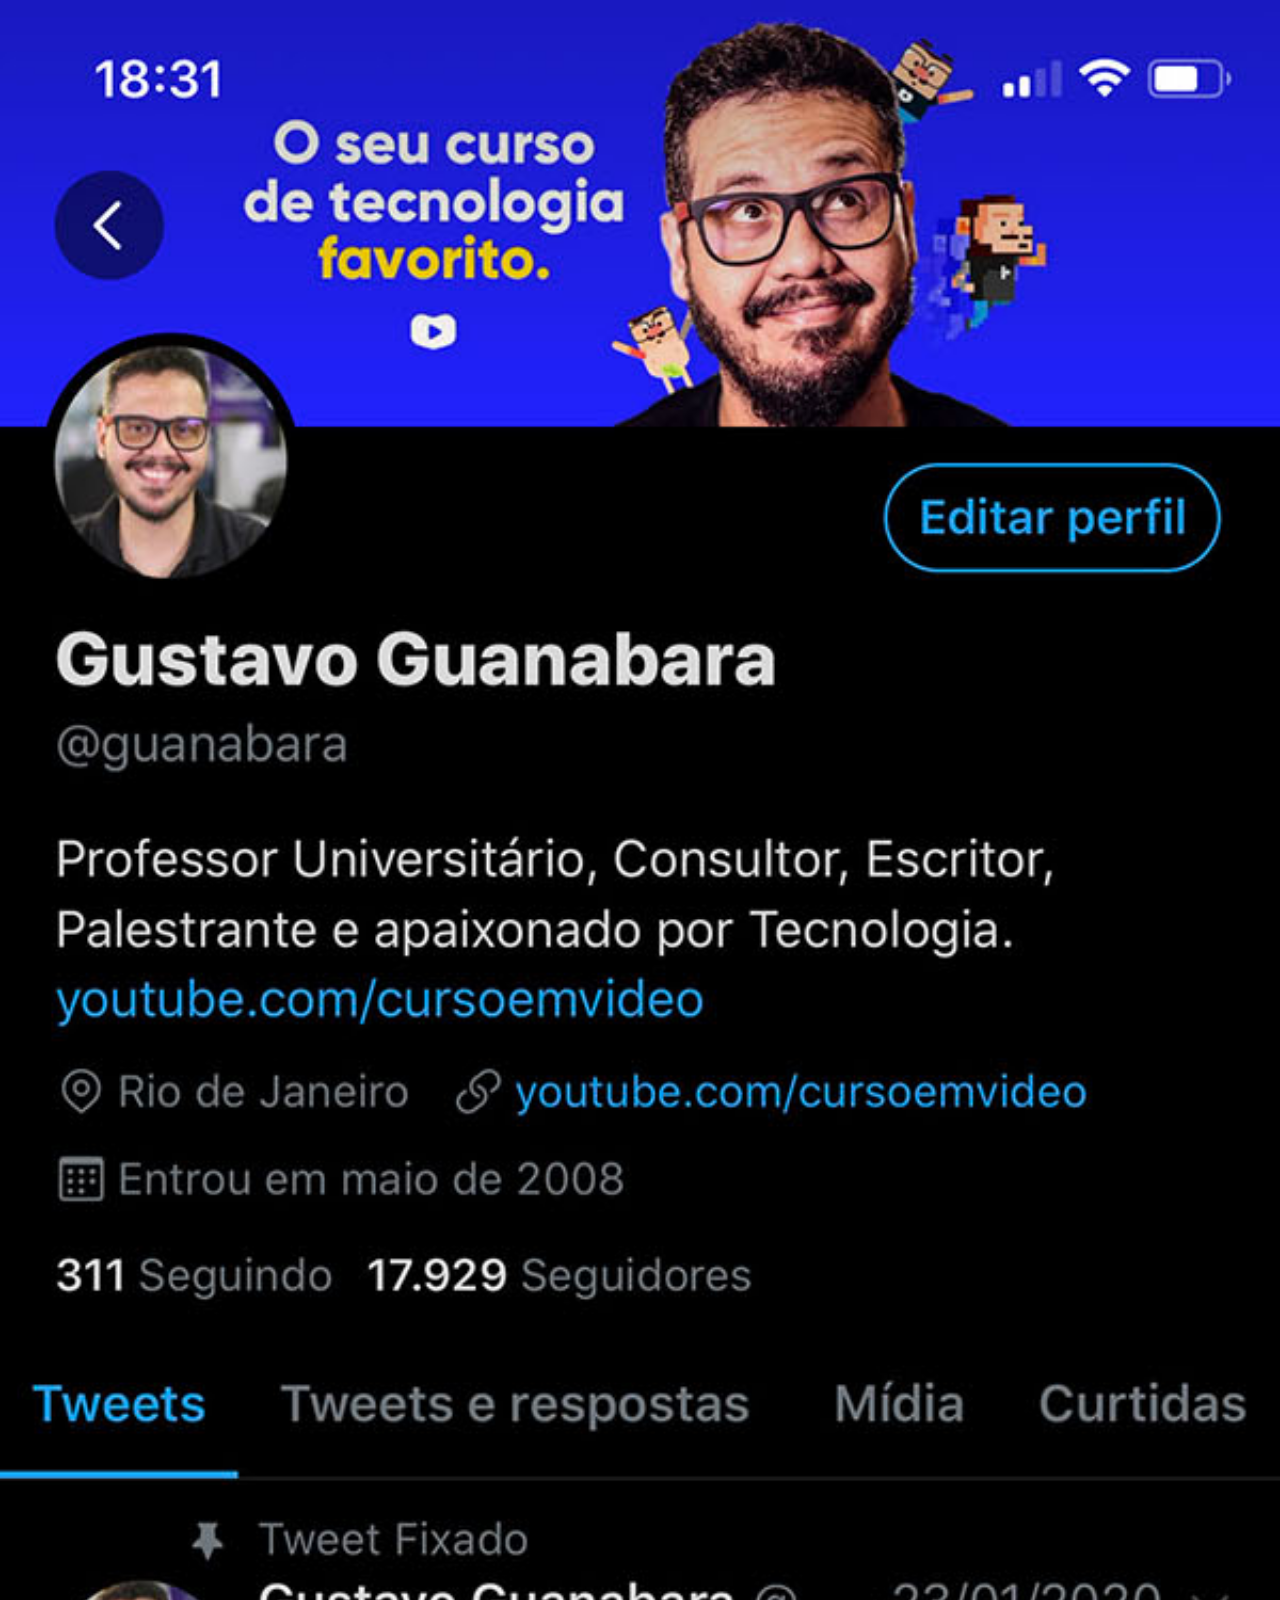
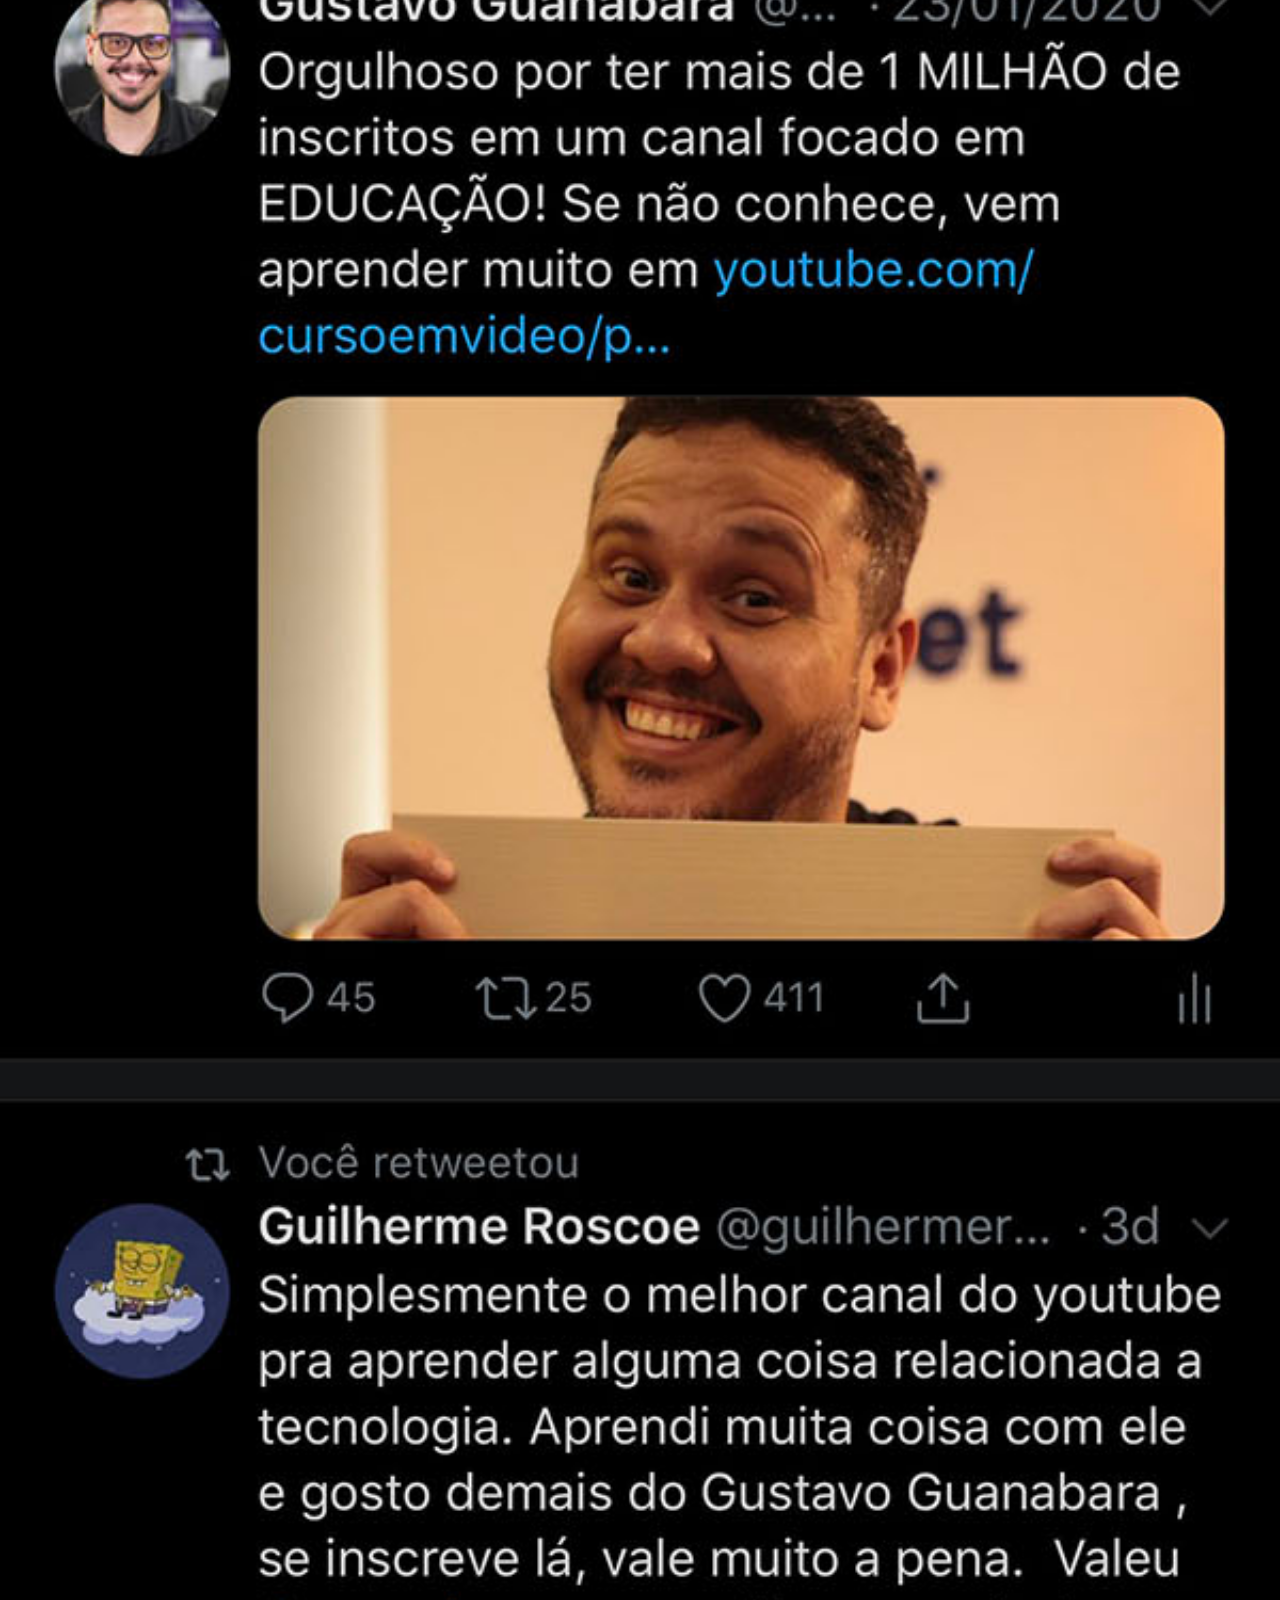
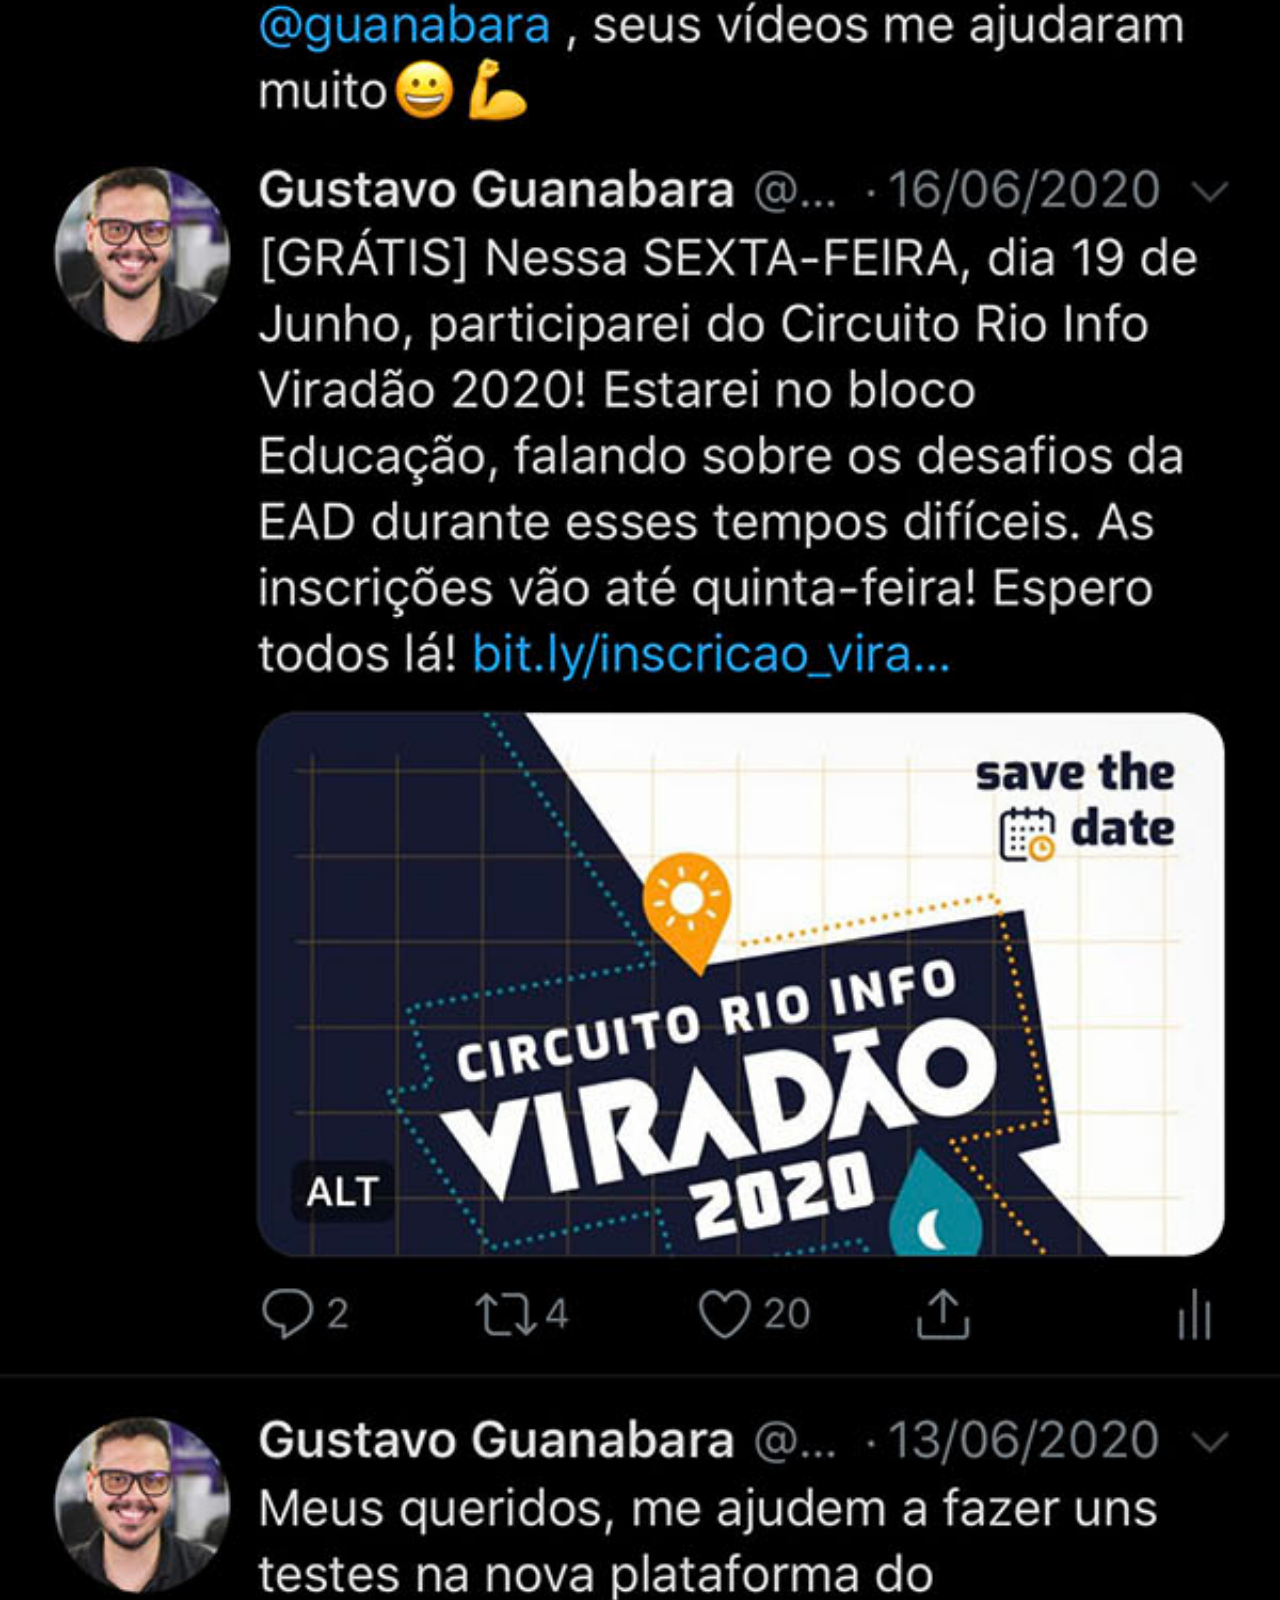
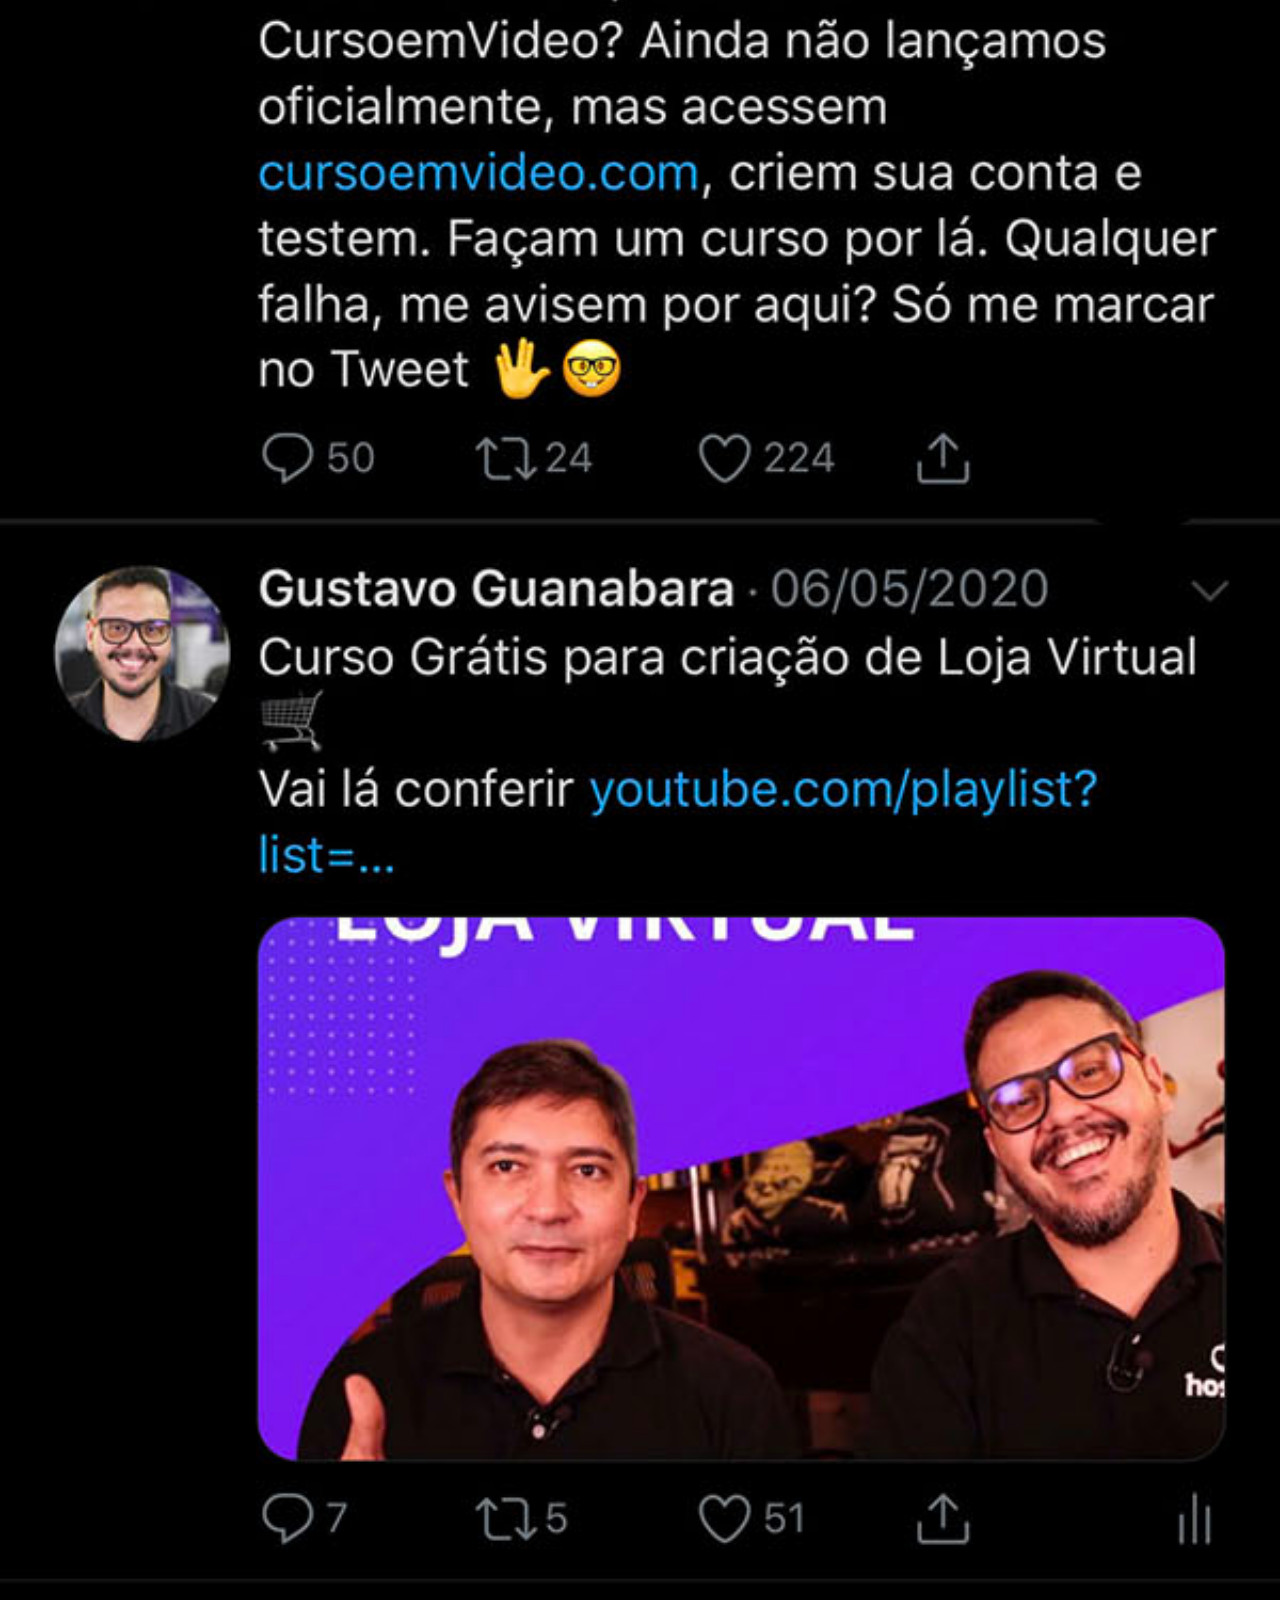
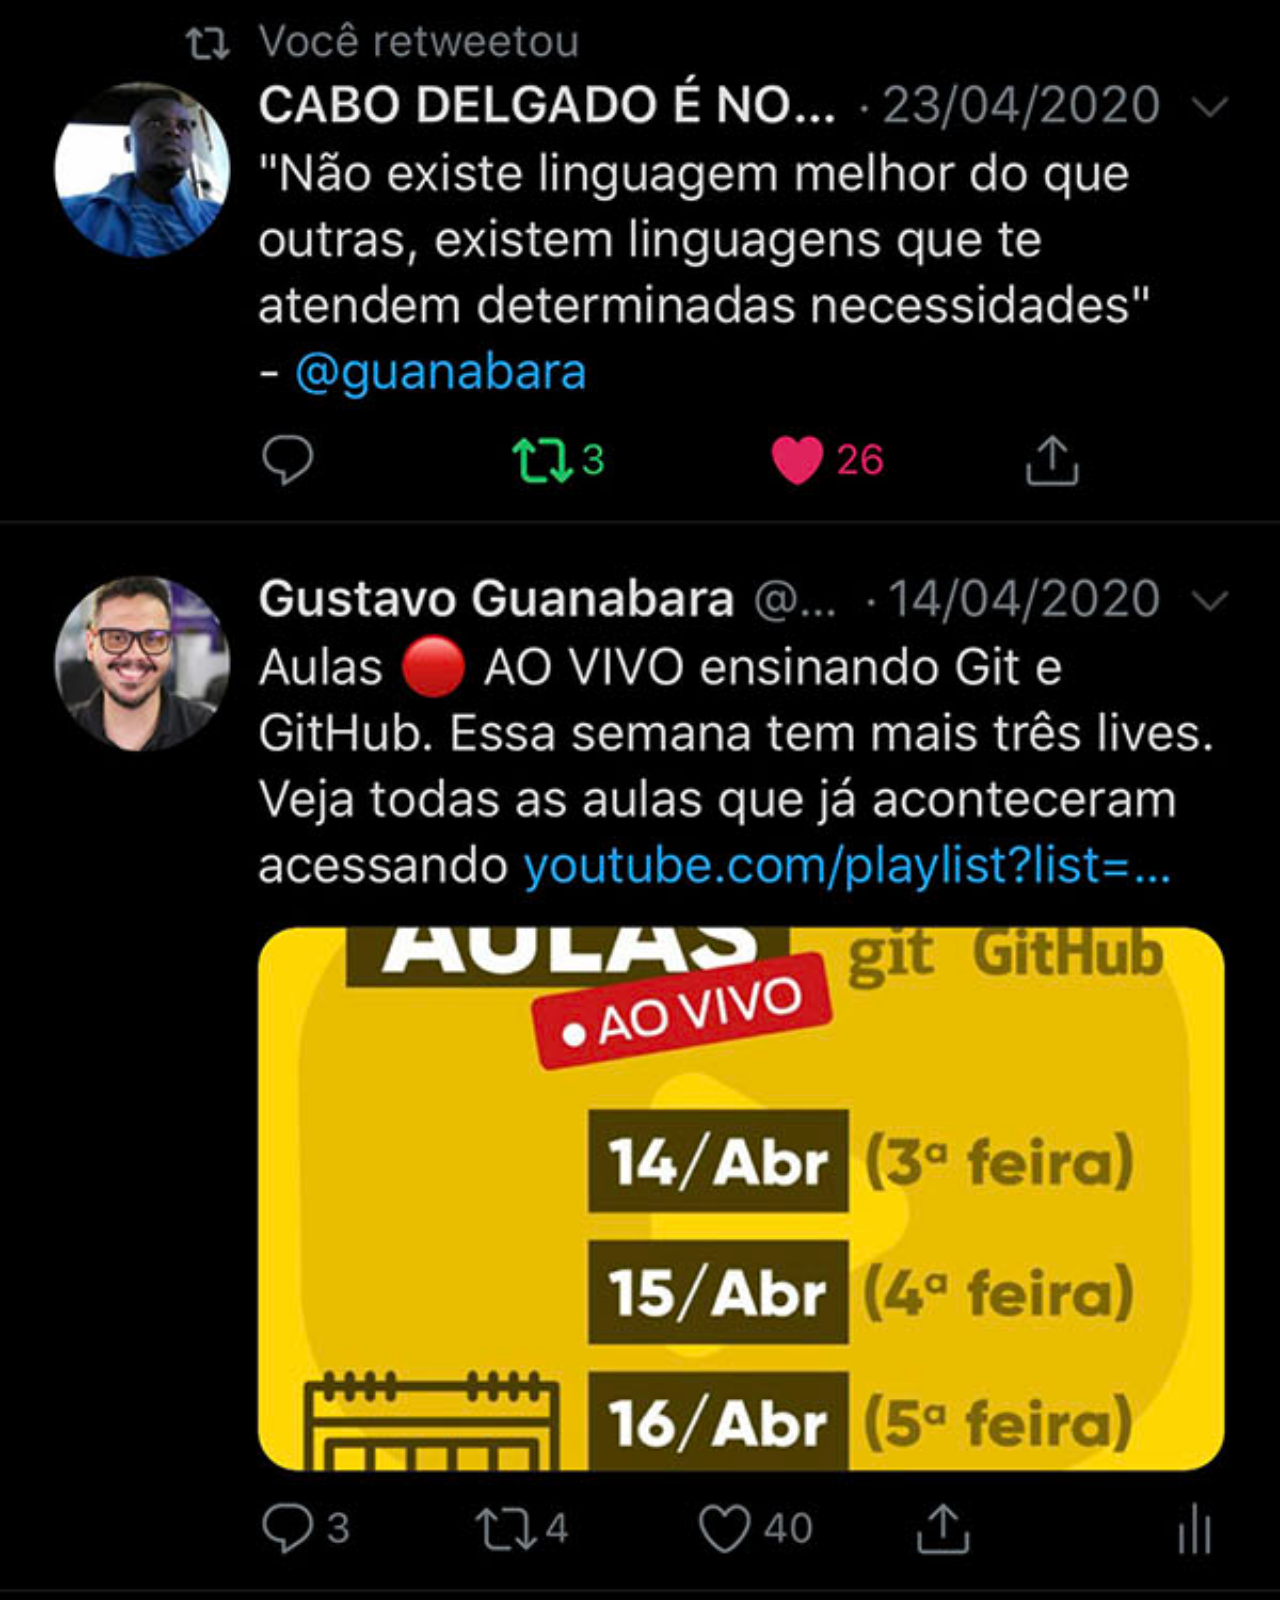
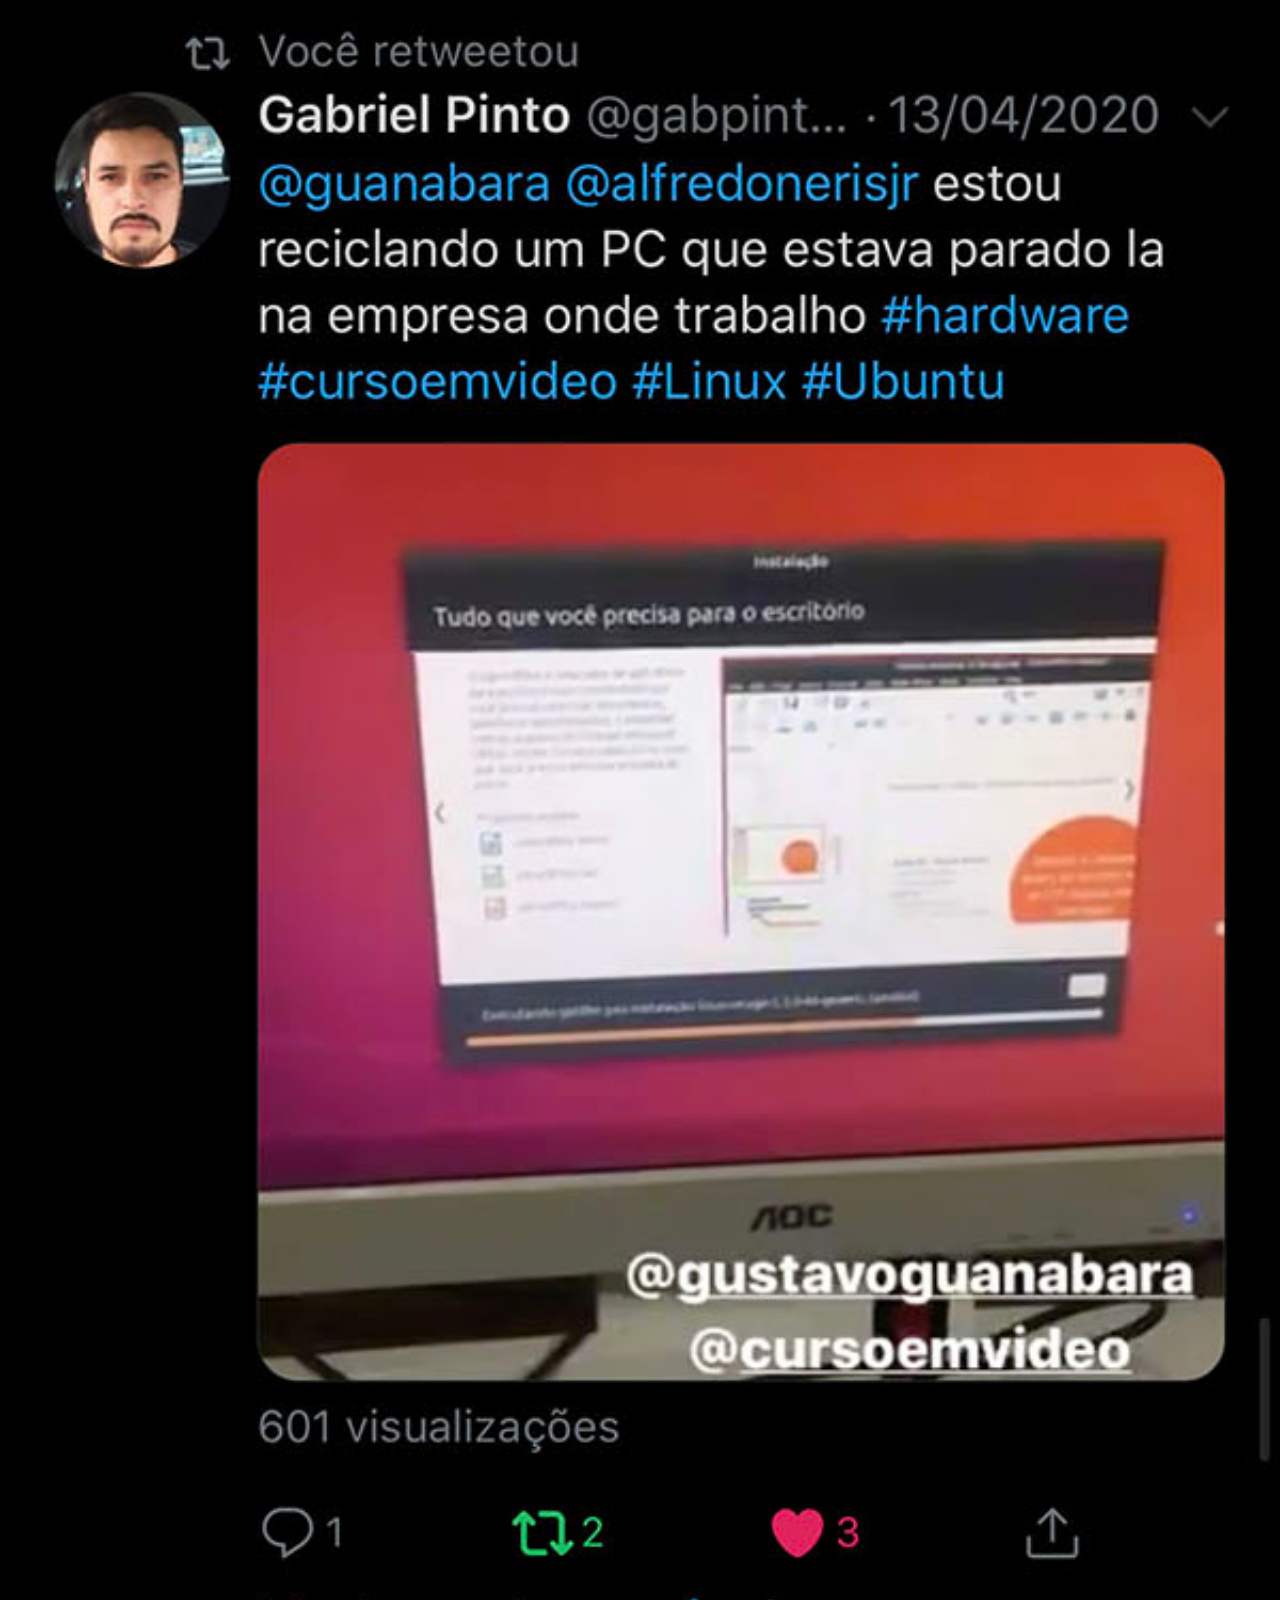
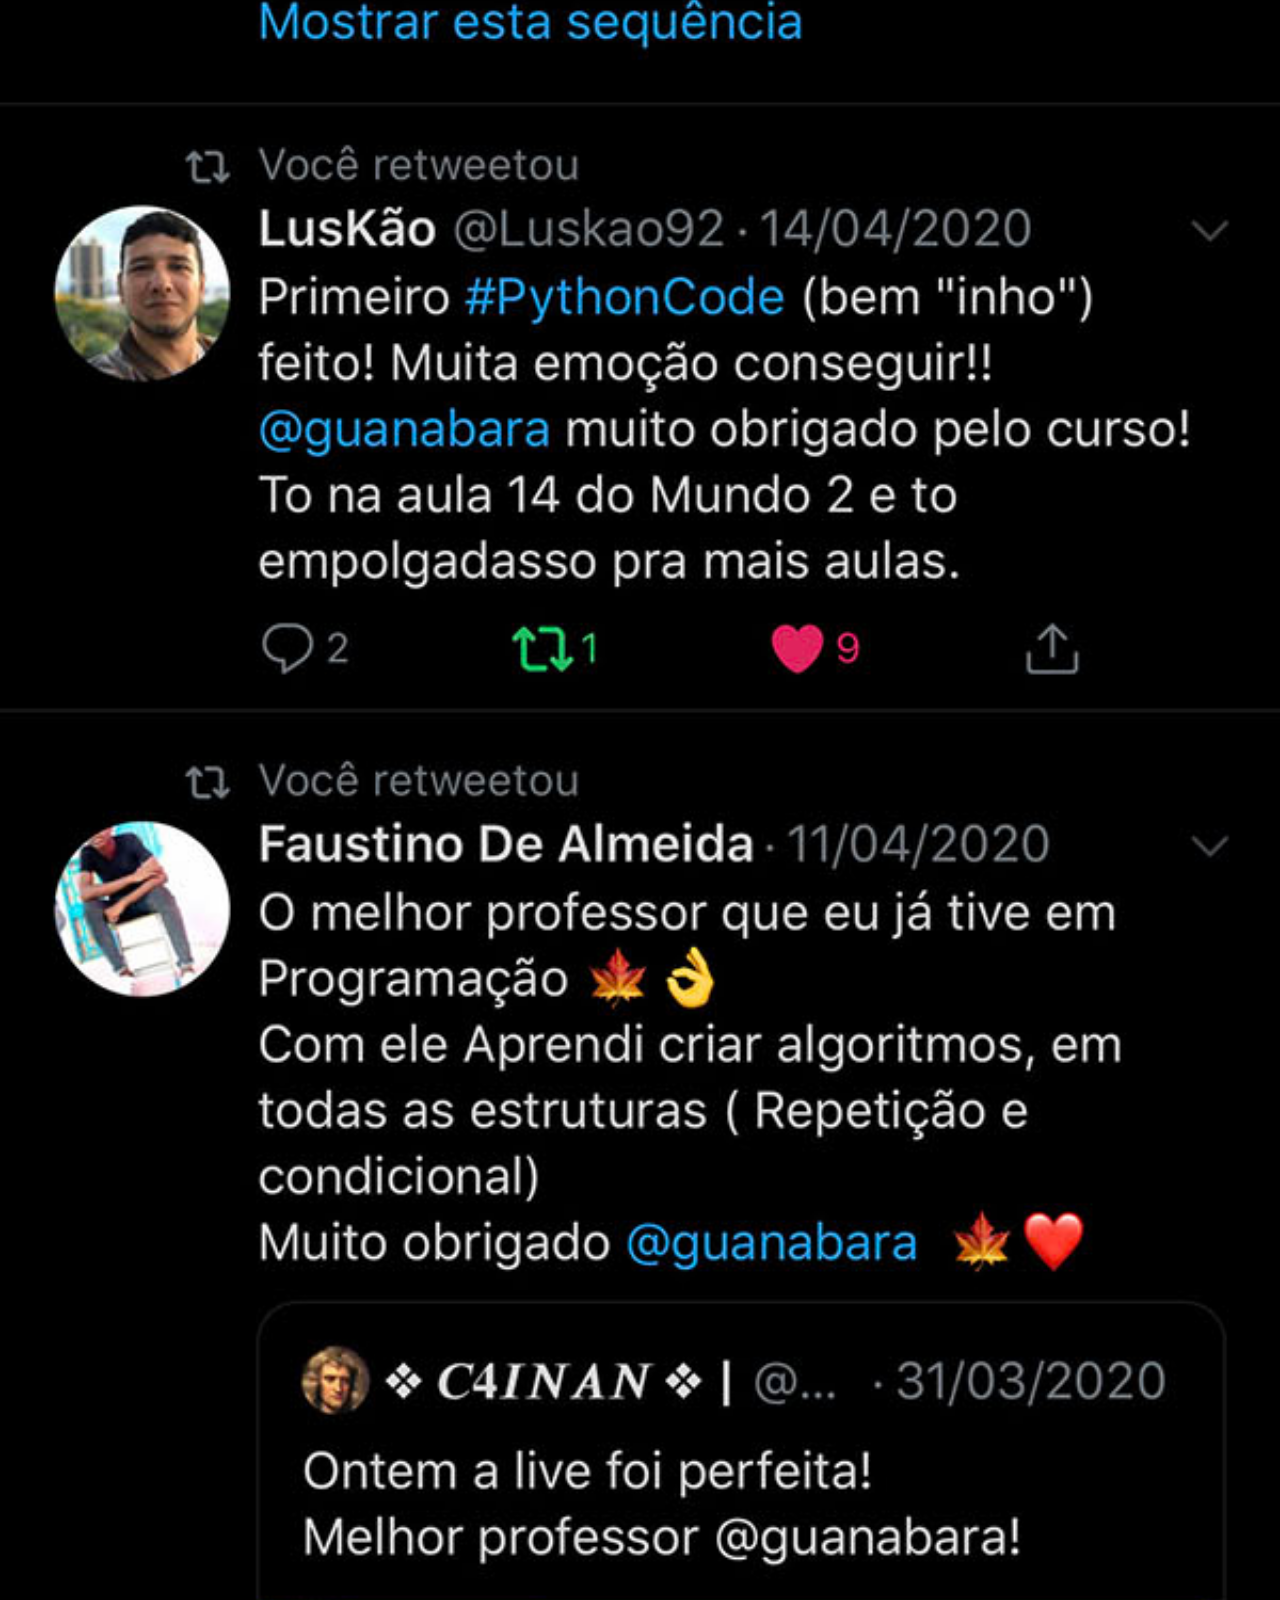
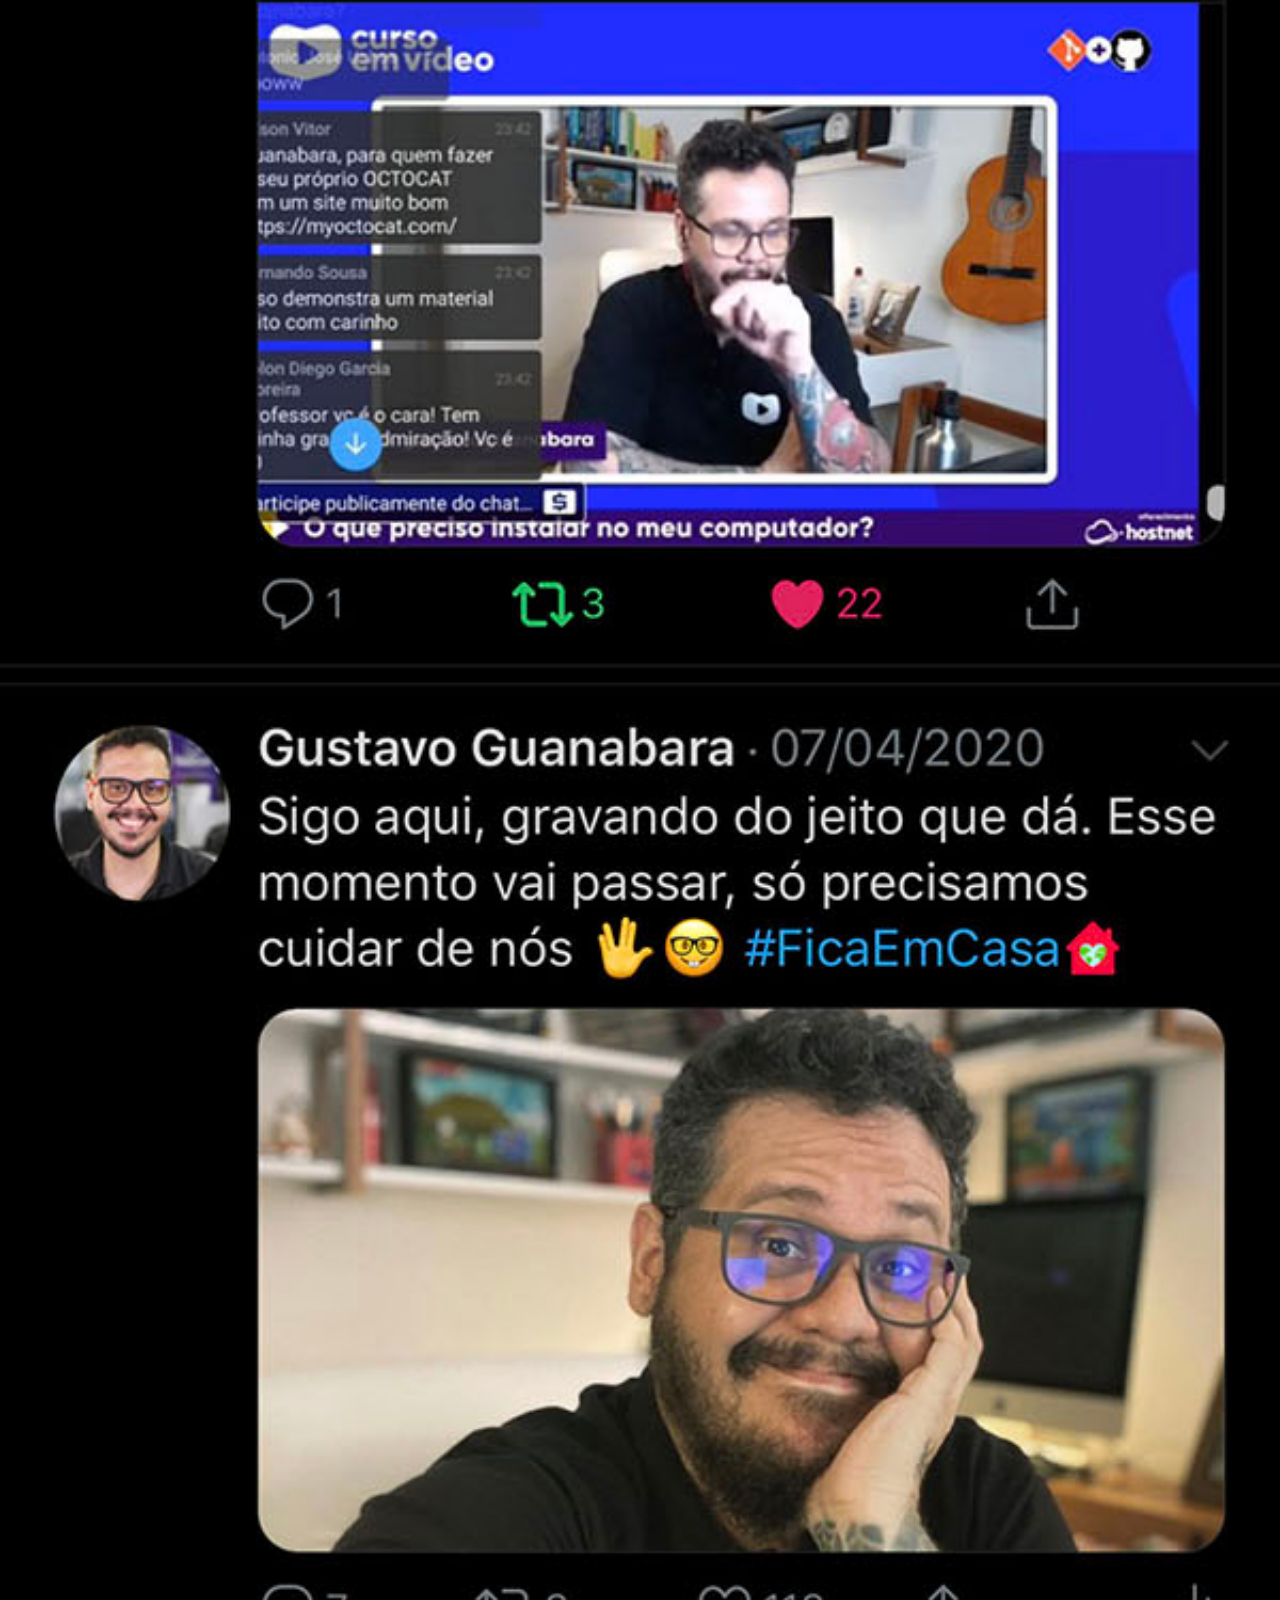
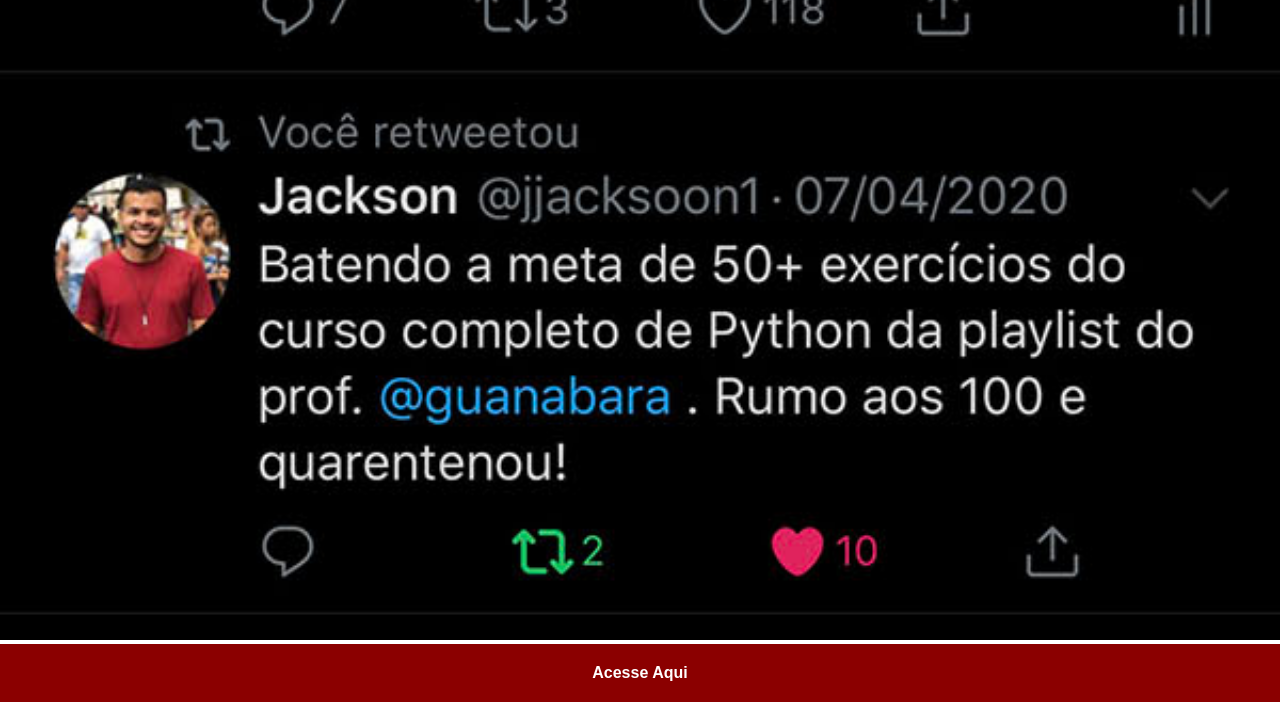
<file: twitter.html>
<!DOCTYPE html>
<html lang="pt-br">
<head>
    <meta charset="UTF-8">
    <meta name="viewport" content="width=device-width, initial-scale=1.0">
    <title>Twitter</title>
</head>
 <link rel="stylesheet" href="Estilos/social.css">

</head>
<body>
     <img src="imagens/tela-twitter.jpg" alt="Youtube">
     <a href="https://x.com/?lang=pt" target="_blank"> Acesse Aqui</a>




    
</body>
</html>
</file>
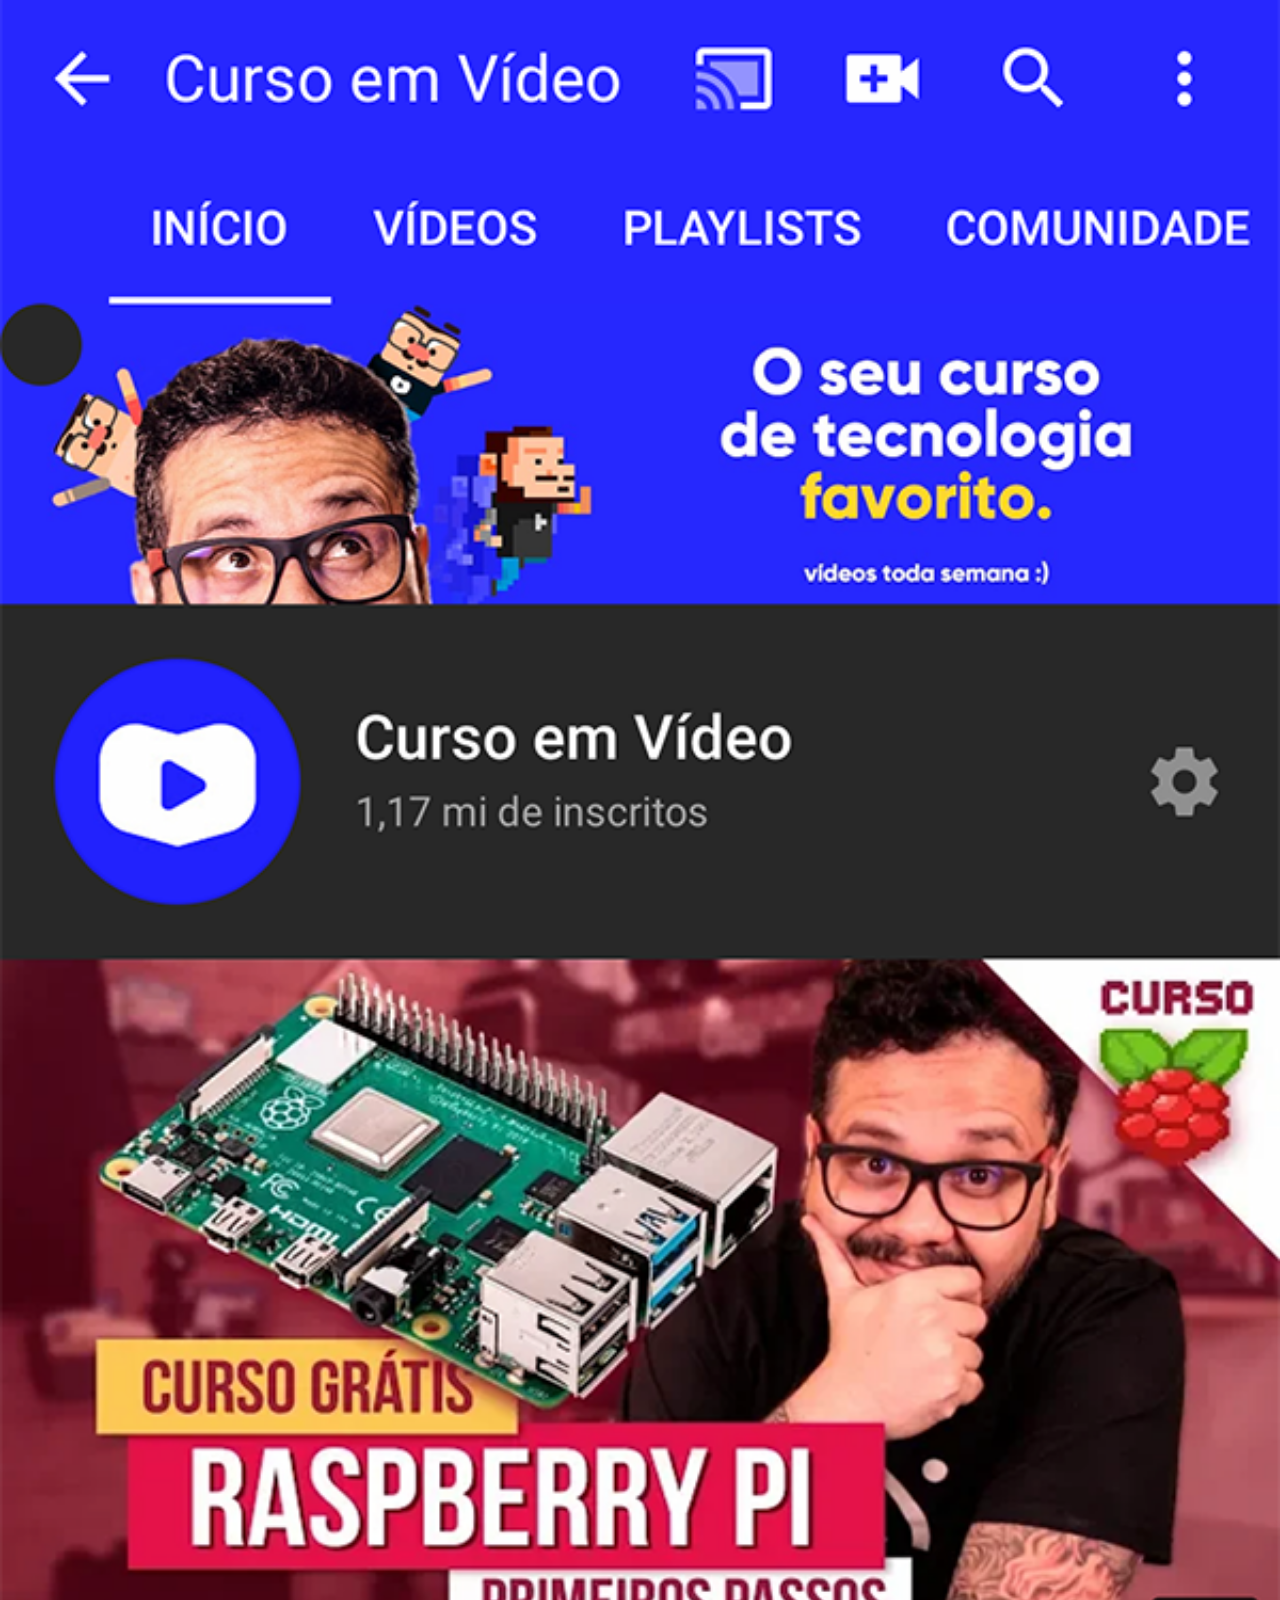
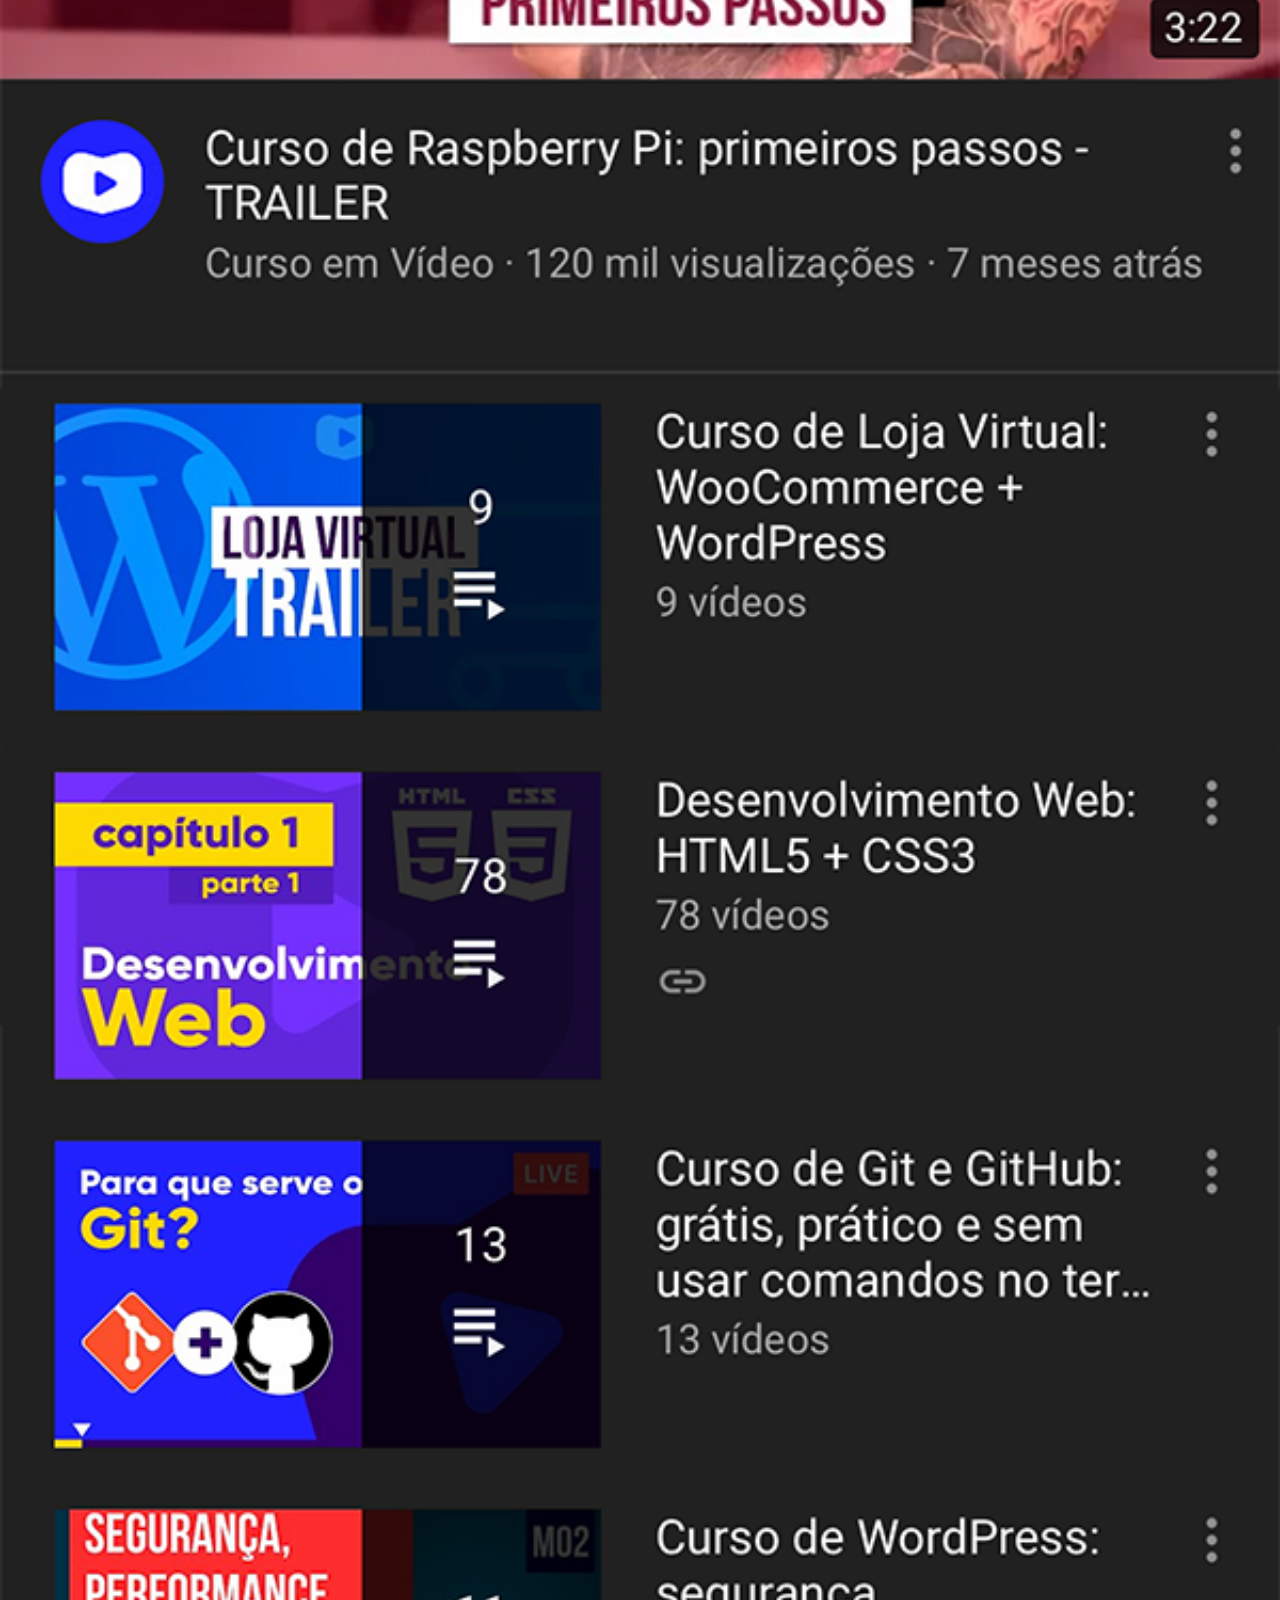
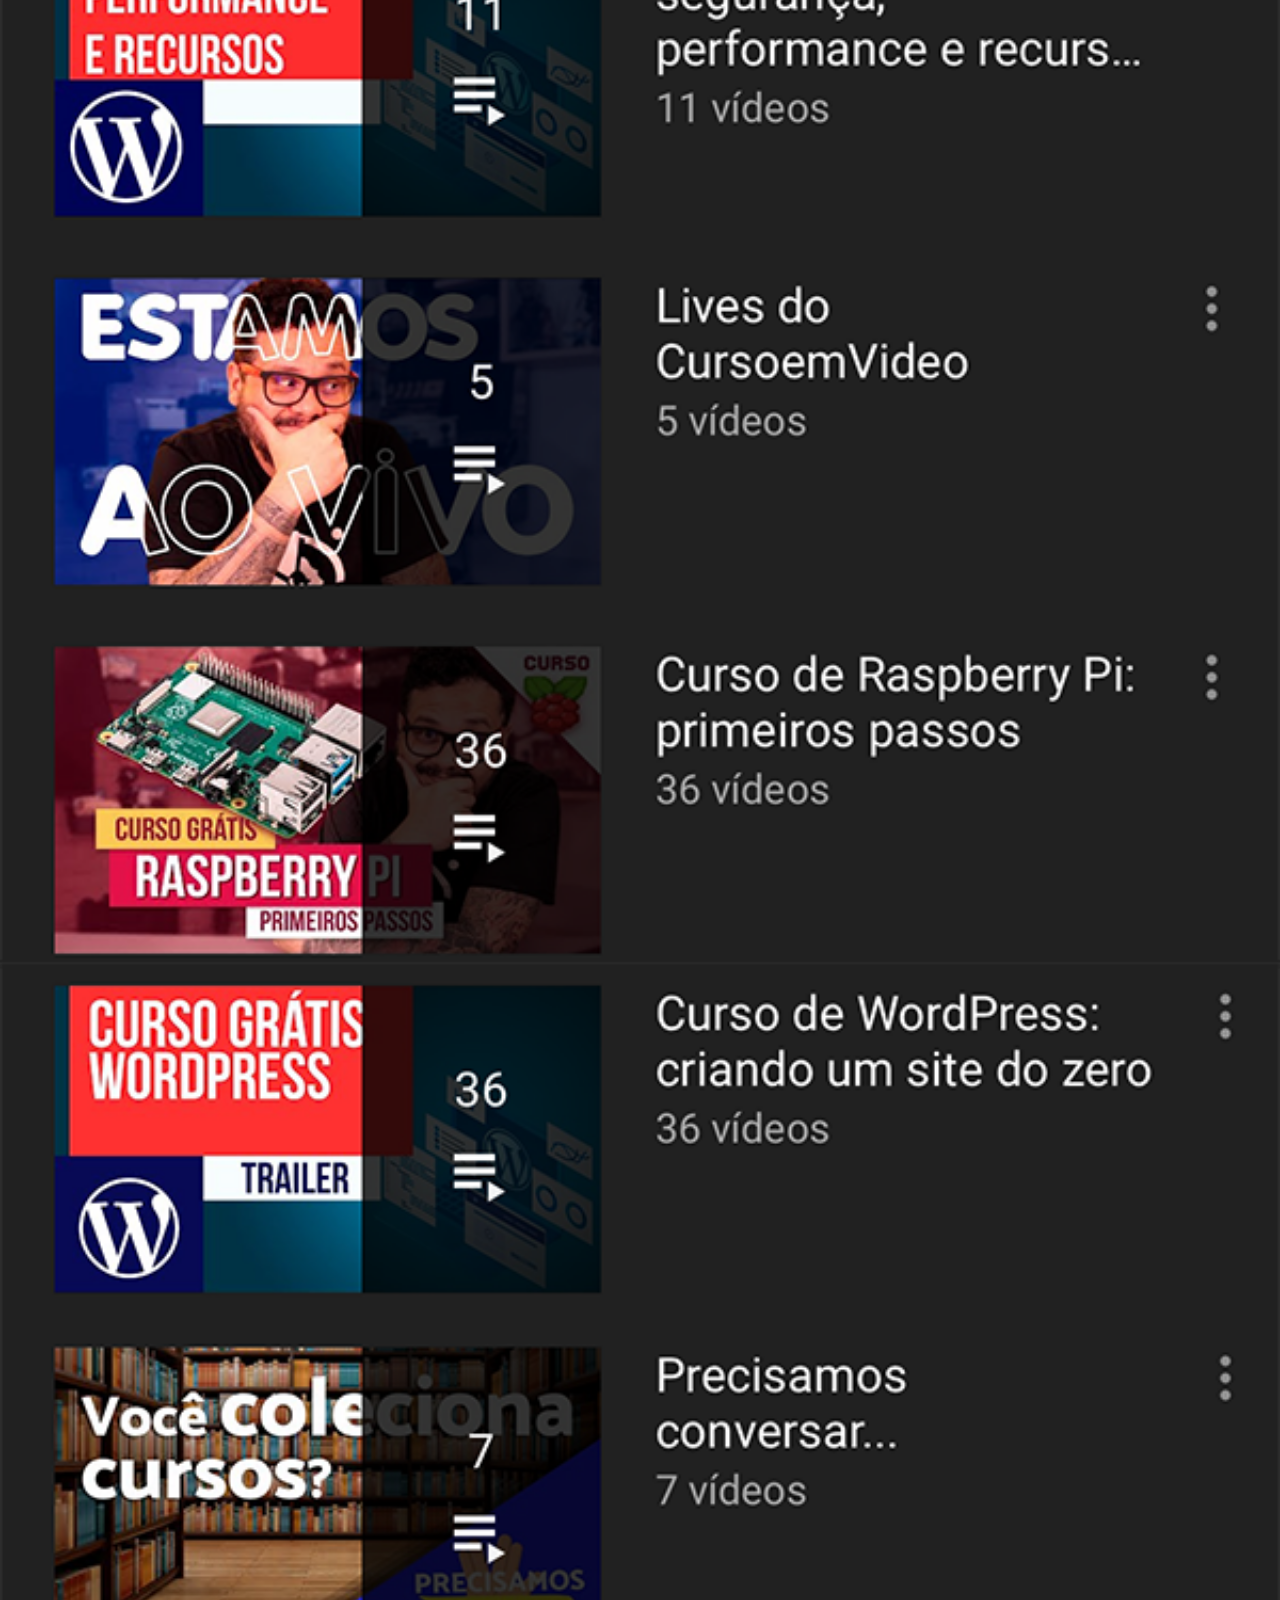
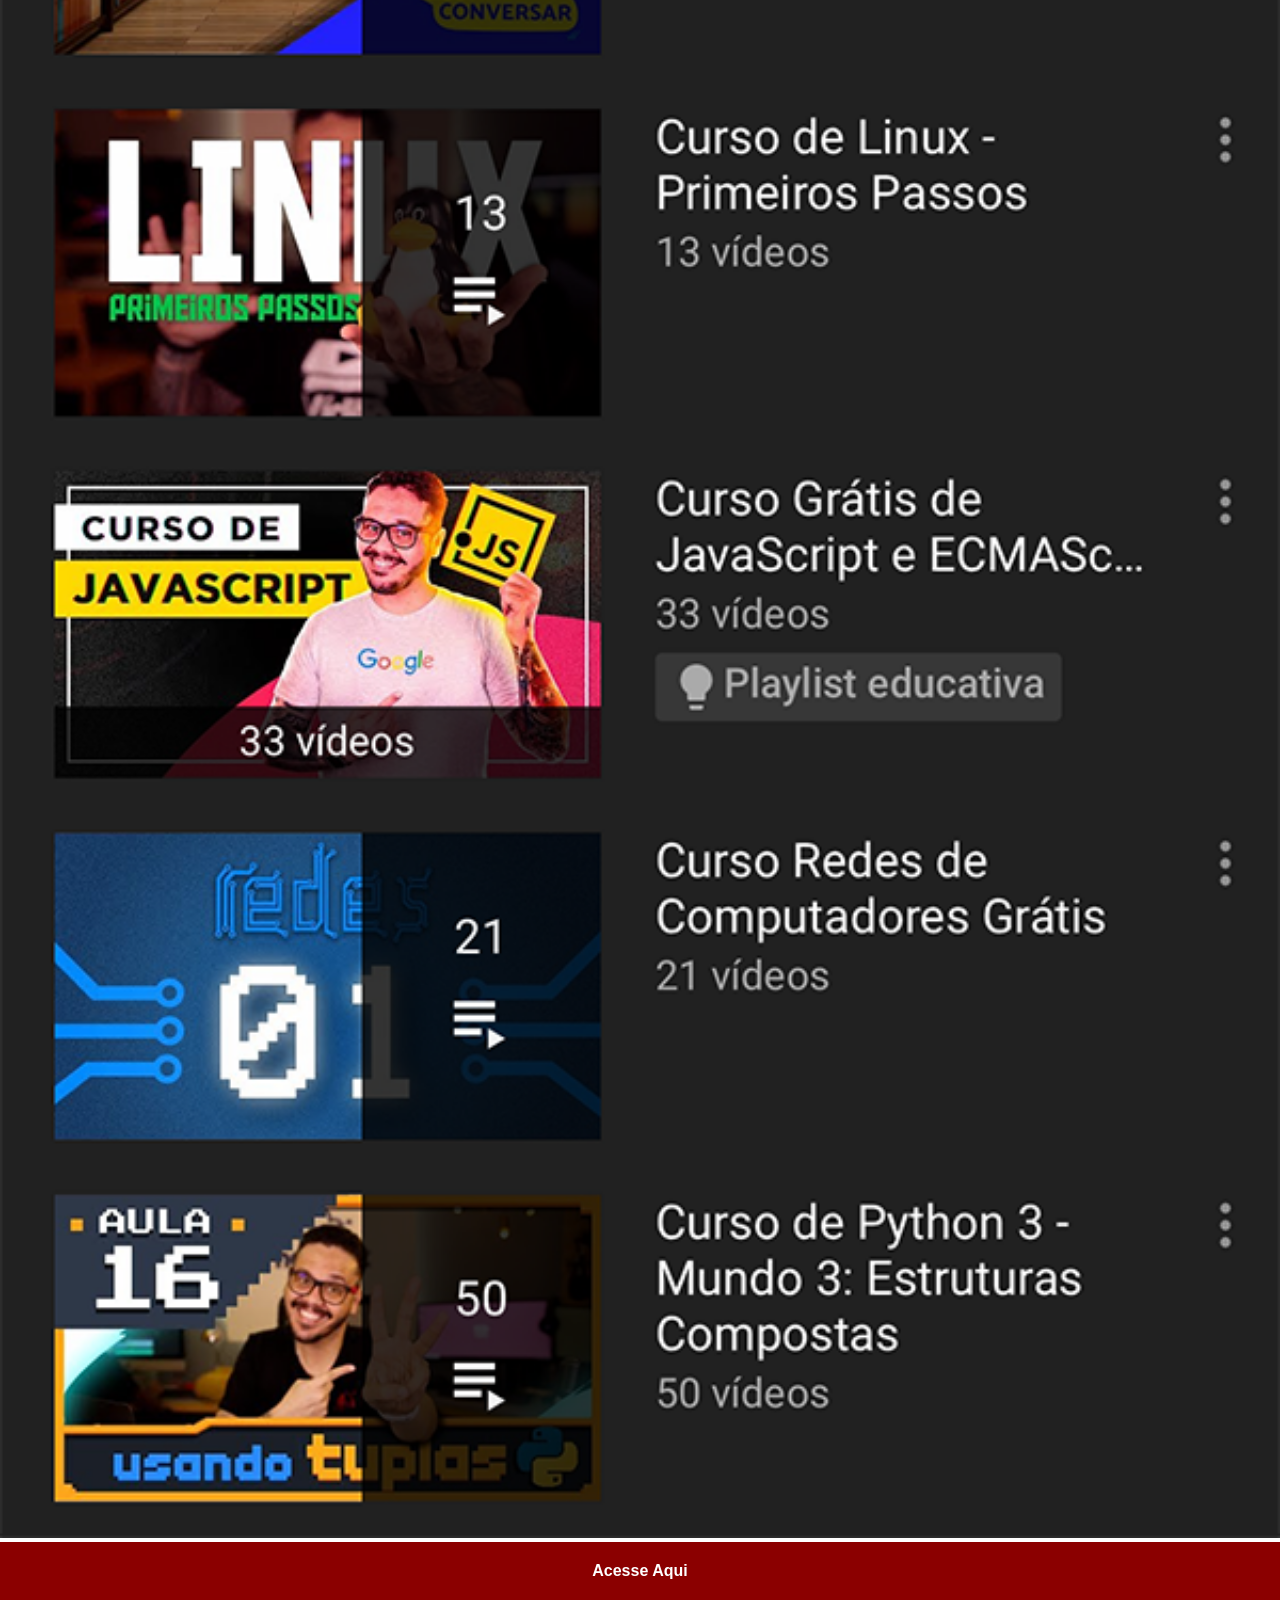
<file: youtube.html>
<!DOCTYPE html>
<html lang="pt-br">
<head>
    <meta charset="UTF-8">
    <meta name="viewport" content="width=device-width, initial-scale=1.0">
    <title>Youtube</title>
    <link rel="stylesheet" href="Estilos/social.css">
<style>
    
</style>
</head>
<body>
     <img src="imagens/tela-youtube.png" alt="Youtube">
     <a href="https://www.youtube.com/watch?v=KwFrvsnxPW0" target="_blank"> Acesse Aqui</a>
</body>
</html>
</file>
<file: Estilos/style.css>
@charset "UTF8";

*
{

    margin: 0px;
    padding: 0px;
    font-family: Arial, Helvetica, sans-serif;
}
html, body{
    height: 100vh;
    width: 100vw;
    background-color: black;
}

body{
    background: url('../imagens/fundo-madeira.jpg') no-repeat top center;
    background-size: cover;
    background-attachment: fixed;
}
main{
    height: 100vh;
    position: relative;
    
}

section#telefone{
    position: absolute;
    top: 50%;
    left: 50%;
    transform: translate(-50%,-50%);
    height: 627px;
    width: 311px;
    
    background:  url('../imagens/frame-iphone.png')no-repeat;
}

iframe#tela{
    position: relative;
    top: 80px;
    left: 22px;
    width: 267px;
    height: 471px;
    border: none;
}

section#redes-sociais img{
    width: 50px;
    margin: 10px;
    border-radius: 50%;
    box-shadow: 2px 2px 5px rgba(0, 0, 0, 0.349);
 box-sizing: border-box;

}
section#redes-sociais{
    text-align: right;
}

section#redes-sociais img:hover{
    border: 2px solid rgba(255, 255, 255, 0.637);
    transform: translate(-3px, -3px);
    box-shadow: 5px 5px 10px rgba(0, 0, 0, 0.596);
    transition: transform 0.5s, border 0.9s;
    
}
</file>
<file: Estilos/social.css>
@charset "UTF-8";

 *{
        margin: 0px;
        padding: 0px;
        font-family: Arial, Helvetica, sans-serif;

    }
    ::-webkit-scrollbar{
        width: 0px;
        height: 0px;
    }
    img{
       width: 100vw;
    }

    a{
        display: block;
        background-color: darkred;
        padding: 20px;
        text-align: center;
        font-weight: bolder;
        text-decoration: none;
        color: white;
    }
    a:hover{
        background-color: red;
    }
</file>
